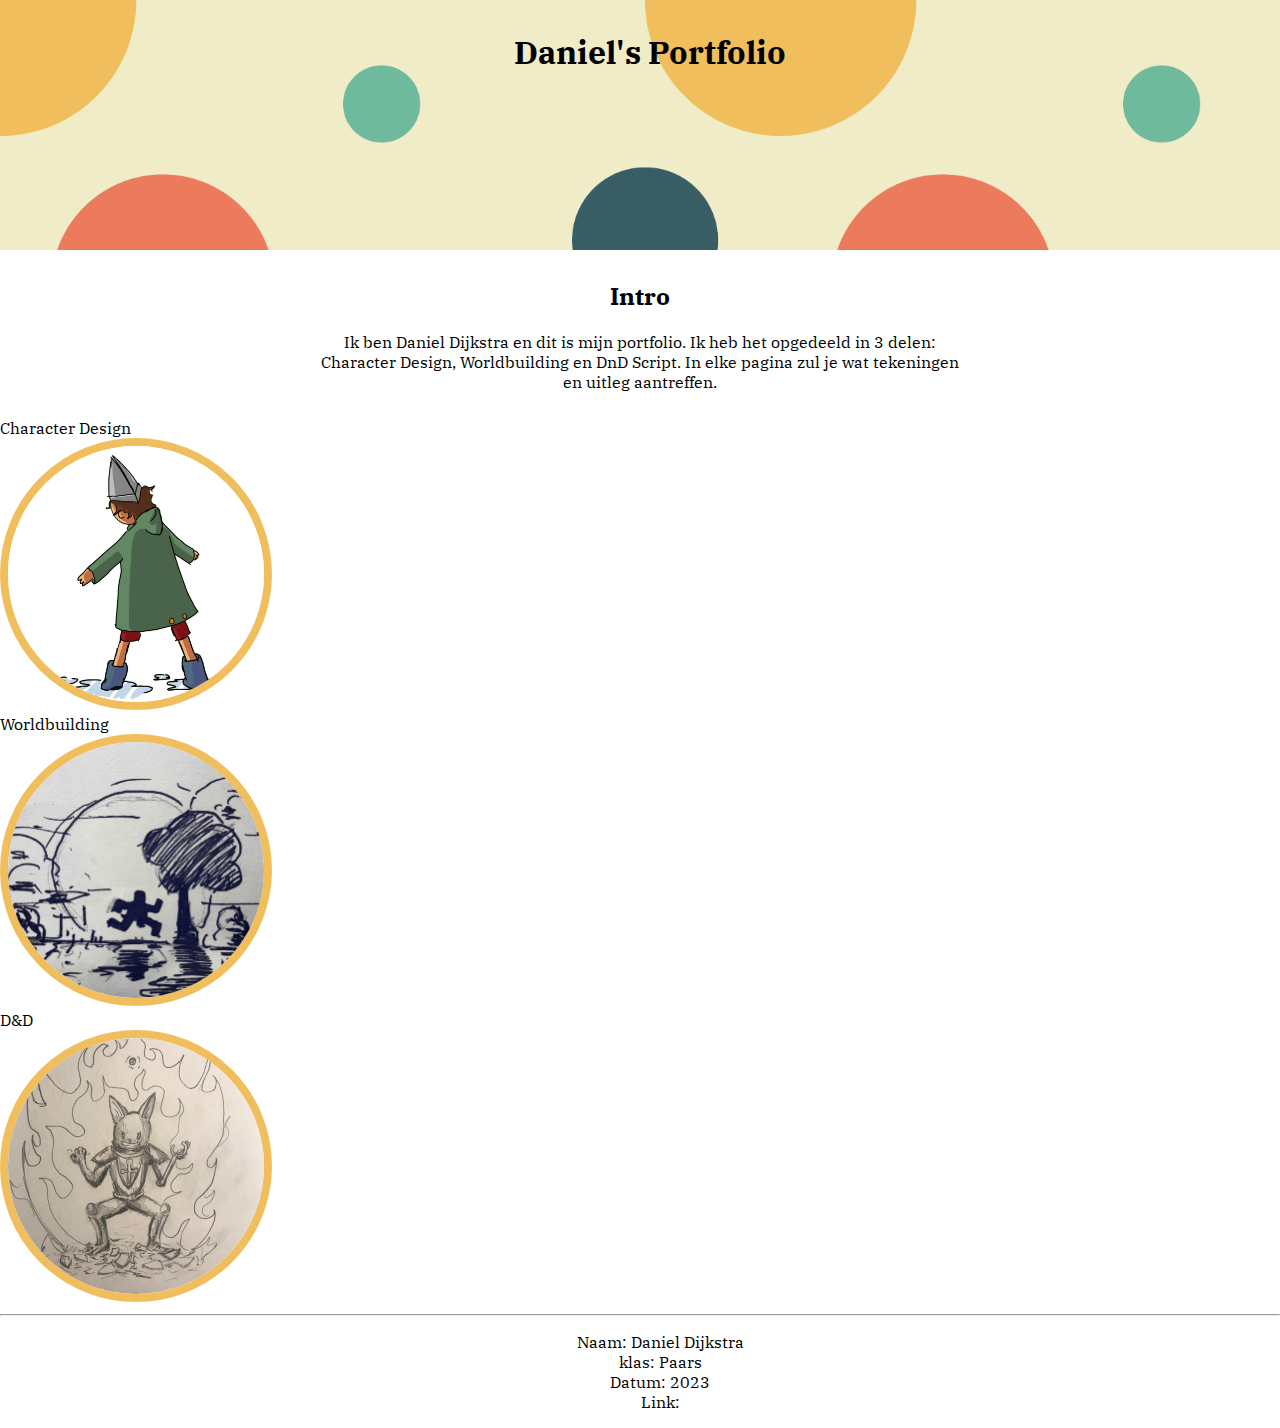
<file: index.html>
<!DOCTYPE html>
<html lang="en">
<head>
    <meta charset="UTF-8">
    <meta name="viewport" content="width=device-width, initial-scale=1.0">
    <title>Daniel Portfolio - Hoofdpagina</title>
    <link href="./styles/index.css" rel="stylesheet">
     <link rel="preconnect" href="https://fonts.googleapis.com">
     <link rel="preconnect" href="https://fonts.gstatic.com" crossorigin>
     <link href="https://fonts.googleapis.com/css2?family=IBM+Plex+Serif:ital,wght@0,200;0,400;0,600;1,200&display=swap" rel="stylesheet">
</head>
<body>
        <header>
            <div class="patroon">
                <h1>Daniel's Portfolio</h1>
            </div>
        </header>

        <main>
            <article class="introtekst">
                <h2>Intro</h2>
                <p>Ik ben Daniel Dijkstra en dit is mijn portfolio. Ik heb het opgedeeld in 3 delen: Character Design, Worldbuilding en DnD Script. In elke pagina zul je wat tekeningen en uitleg aantreffen.</p>
            </article>

                <section class="btn30pct">
                    <div class="btbg">
                        <div class="bttxt">Character Design</div>
                        <a href="character.html"><img src="./img/HKUopdracht4b.jpg" alt="Dit is de link die naar mijn character design tekeningen leid."></a>
                    </div>
                </section>

                <section class="btn30pct">
                    <div class="btbg">
                        <div class="bttxt">Worldbuilding</div>
                        <a href="world.html"><img src="./img/000EA6A6-1386-4C9F-859A-686B8D8A239B.jpeg" alt="Dit is de link die naar mijn worldbuilding leid."></a>
                    </div>
                </section>

                <section class="btn30pct">
                    <div class="btbg">
                        <div class="bttxt">D&D</div>
                        <a href="dnd.html"><img src="./img/IMG_5397.jpeg" alt="Dit is de link die naar mijn Dungeons and Dragons script gaat."></a>
                    </div>
                </section>
                
        </main>

    <footer>
        <div class="footertekst">
            <hr>
            <ul>
                <li>Naam: Daniel Dijkstra</li>
                <li>klas: Paars</li>
                <li>Datum: 2023</li>
                <li>Link: </li>
            </ul>
        </div>
    </footer>
</body>
</html>
</file>
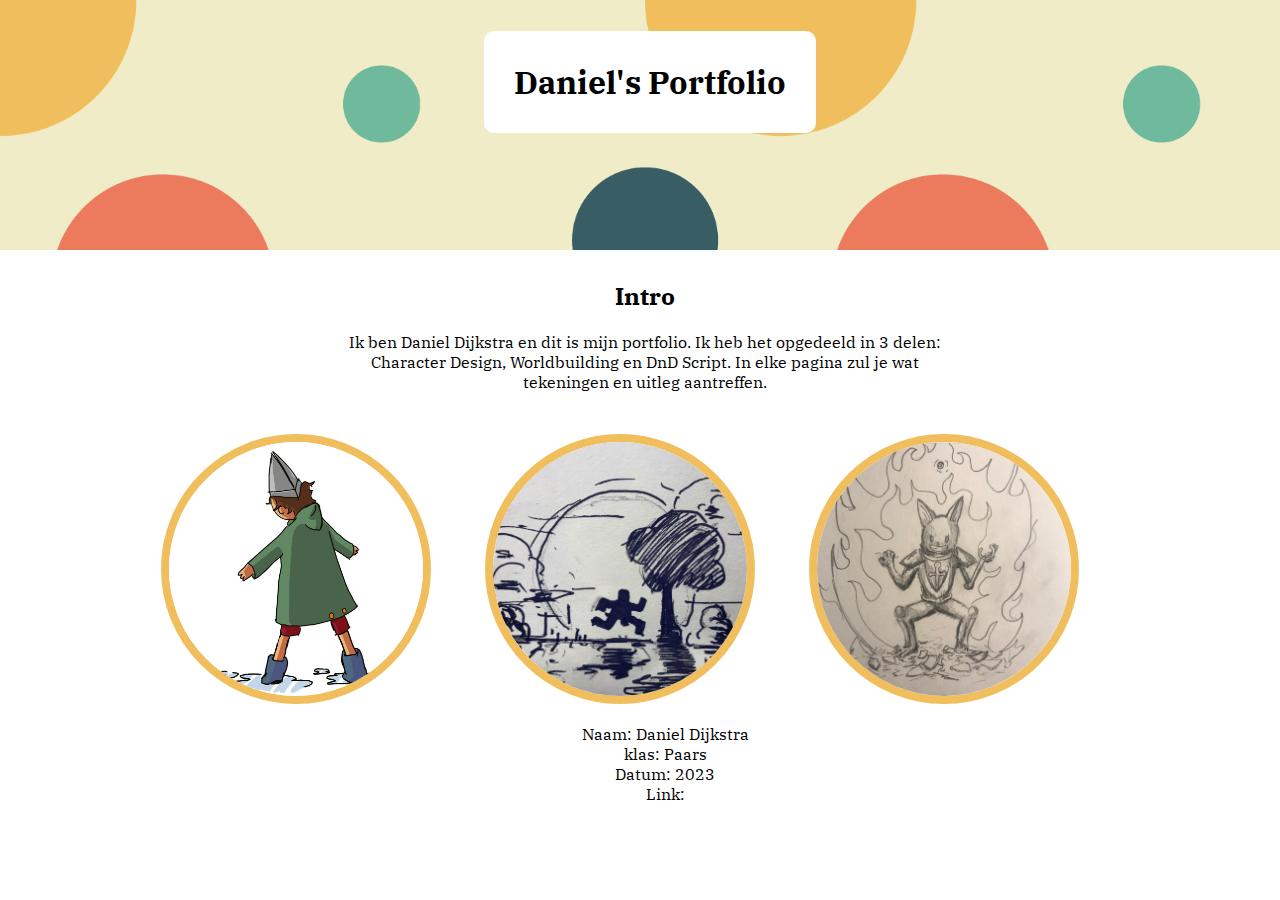
<file: portfolio_website/index.html>
<!DOCTYPE html>
<html lang="en">
<head>
    <meta charset="UTF-8">
    <meta name="viewport" content="width=device-width, initial-scale=1.0">
    <title>Daniel Portfolio - Hoofdpagina</title>
    <link href="./styles/index.css" rel="stylesheet">
     <link rel="preconnect" href="https://fonts.googleapis.com">
     <link rel="preconnect" href="https://fonts.gstatic.com" crossorigin>
     <link href="https://fonts.googleapis.com/css2?family=IBM+Plex+Serif:ital,wght@0,200;0,400;0,600;1,200&display=swap" rel="stylesheet">
</head>
<body>
        <header>
            <div class="patroon">
                <h1 class="naam">Daniel's Portfolio</h1>
            </div>
        </header>
    <div class="hoofdtekst">
        <main>
            <div class="introtekst">
                <h2>Intro</h2>
                <p>Ik ben Daniel Dijkstra en dit is mijn portfolio. Ik heb het opgedeeld in 3 delen: Character Design, Worldbuilding en DnD Script. In elke pagina zul je wat tekeningen en uitleg aantreffen.</p>
            </div>
            <p class="centreren">
                <a class="zweven" href="character.html"><img src="./img/HKUopdracht4b.jpg" alt="Dit is de link die naar mijn character design tekeningen leid."></a>
                <a href="world.html"><img src="./img/000EA6A6-1386-4C9F-859A-686B8D8A239B.jpeg" alt="Dit is de link die naar mijn worldbuilding leid."></a>
                <a href="dnd.html"><img src="./img/IMG_5397.jpeg" alt="Dit is de link die naar mijn Dungeons and Dragons script gaat."></a>
            </p>
        </main>
        <footer>
            <div class="footertekst">
                <ul>
                    <li>Naam: Daniel Dijkstra</li>
                    <li>klas: Paars</li>
                    <li>Datum: 2023</li>
                    <li>Link: </li>
                </ul>
                </div>
        </footer>
    </div>
</body>
</html>
</file>
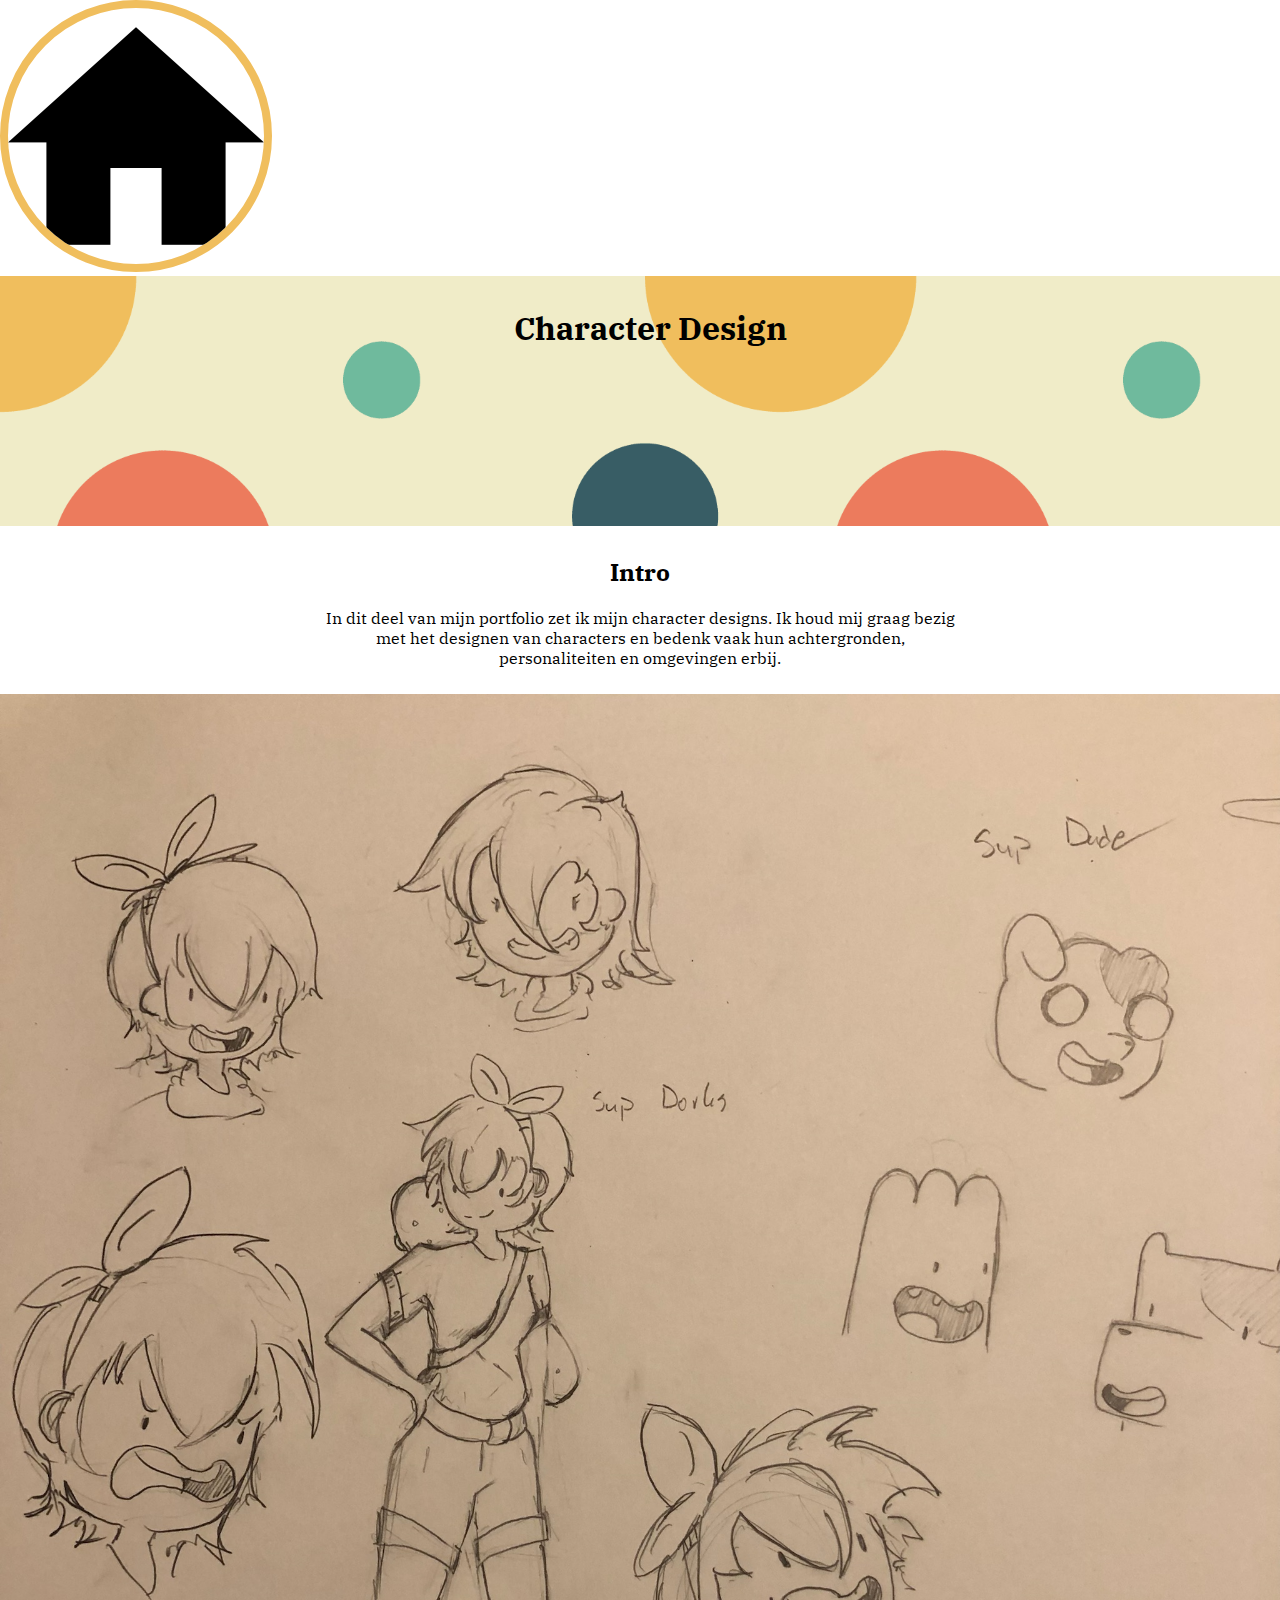
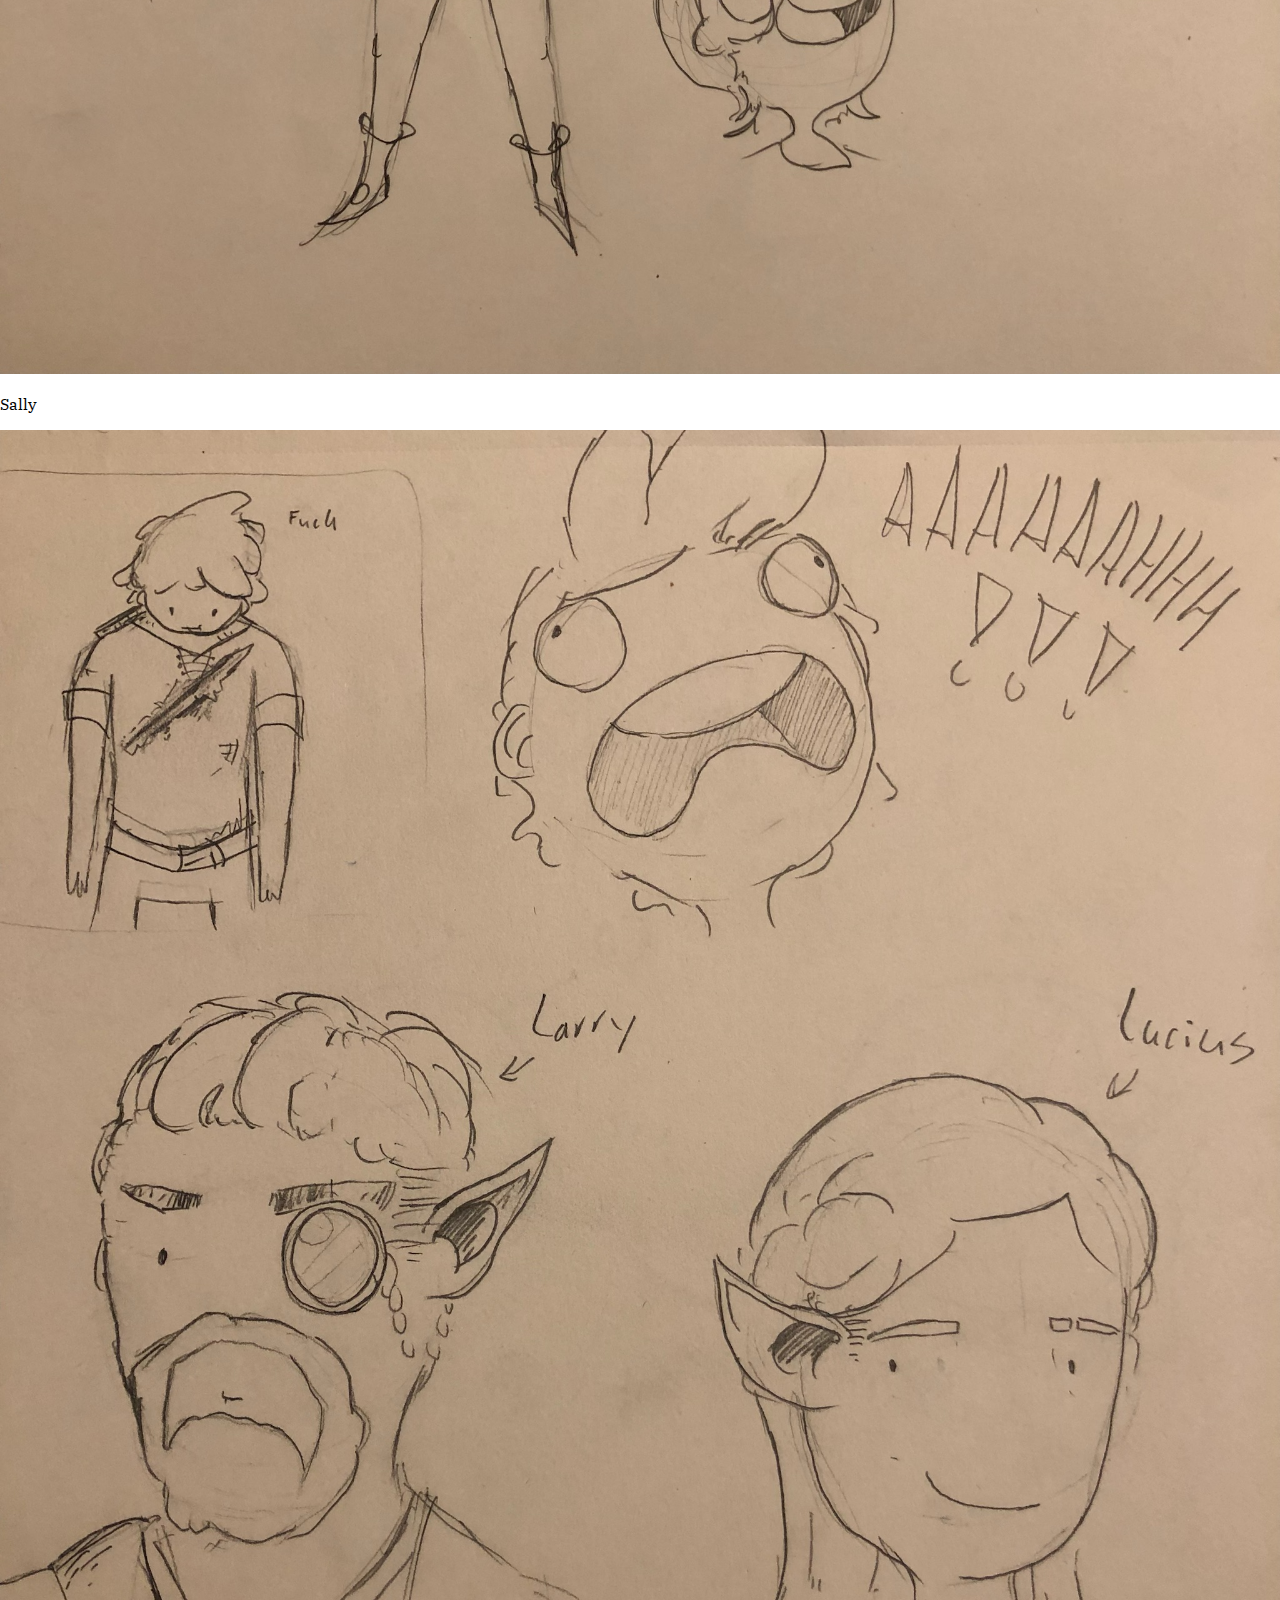
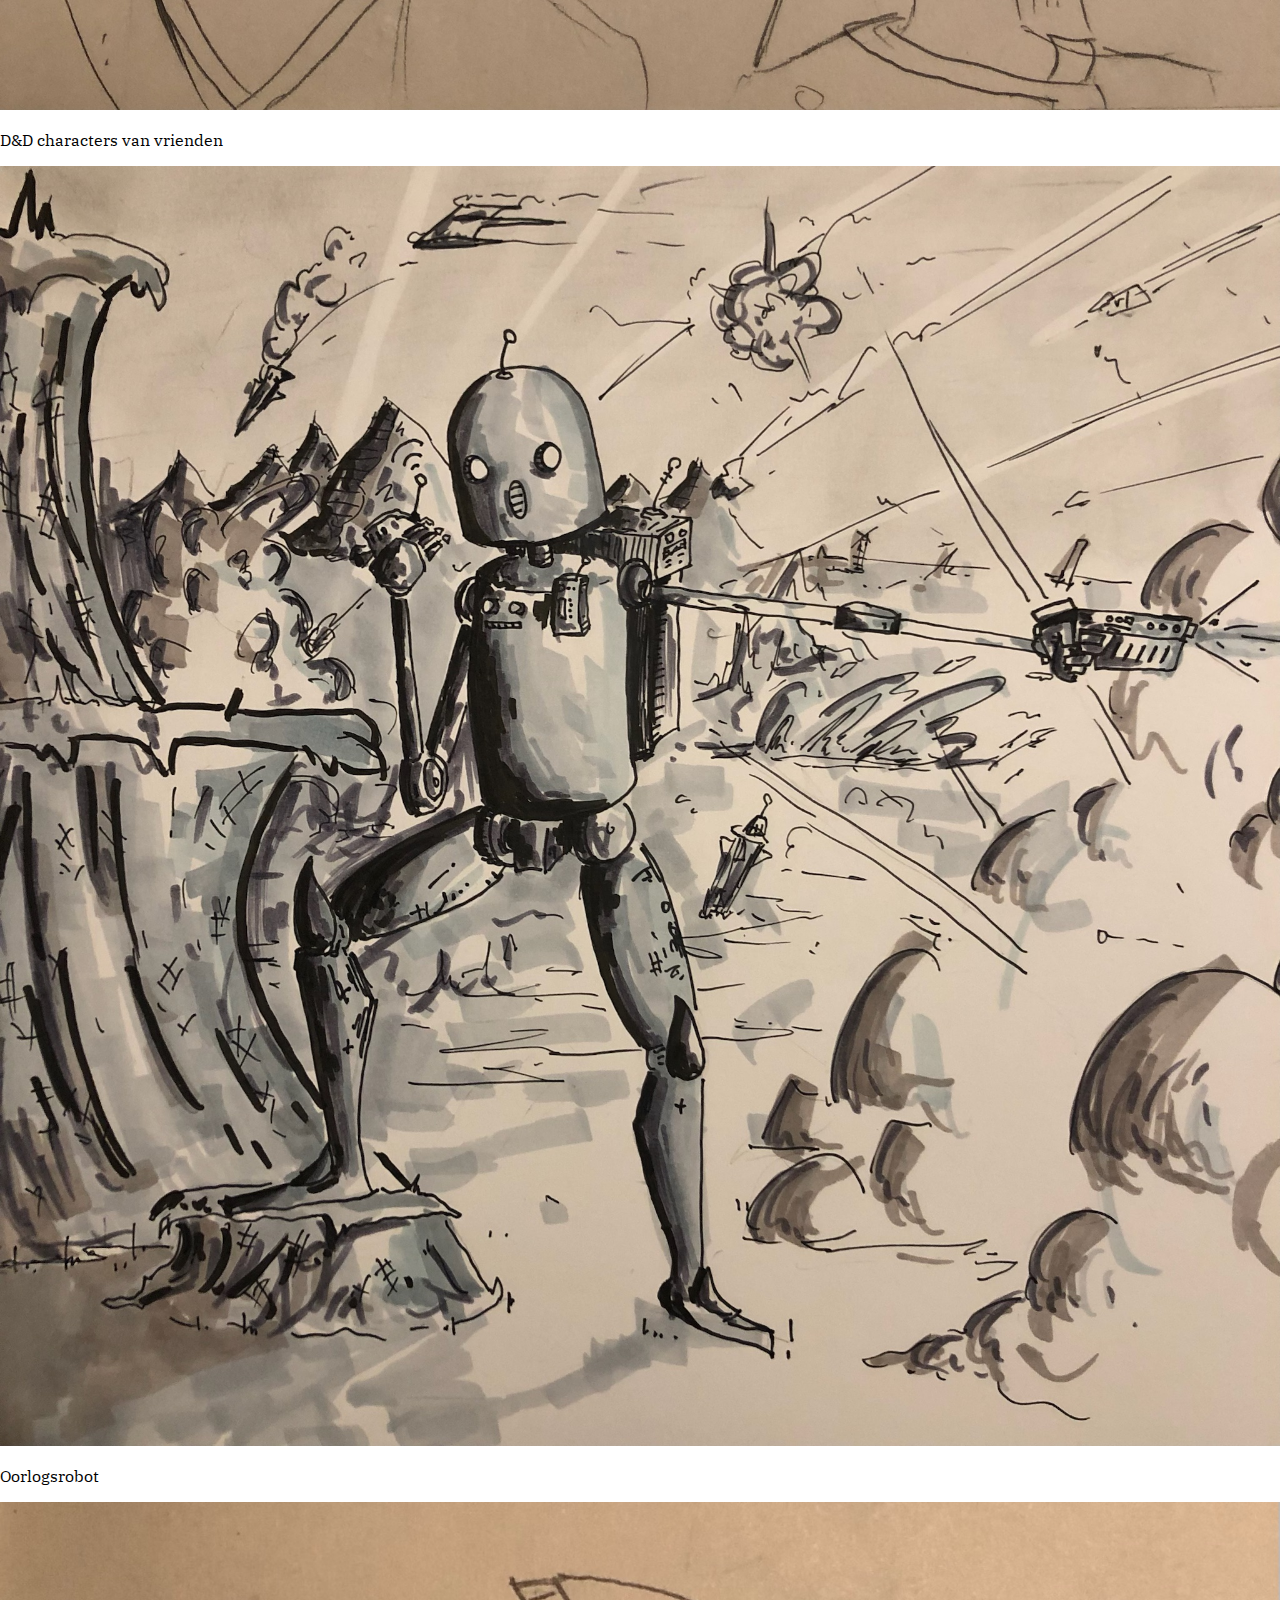
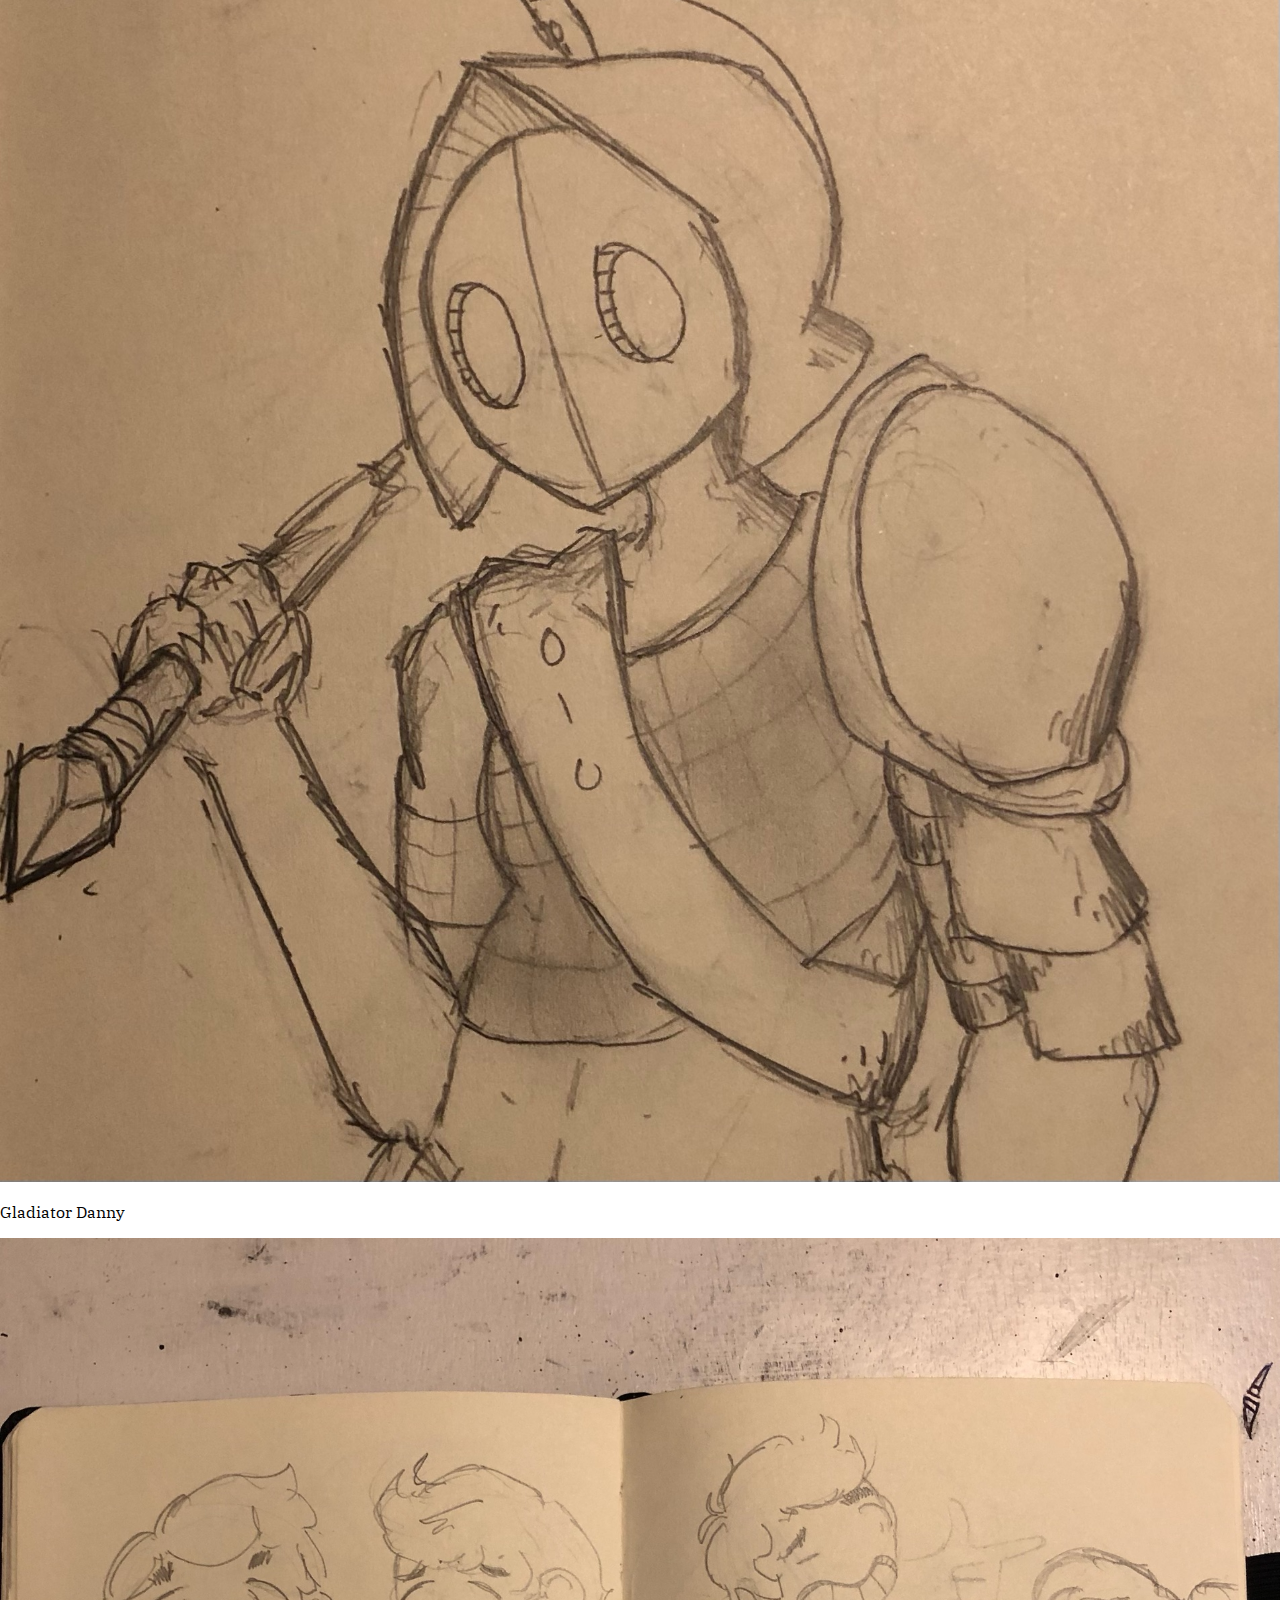
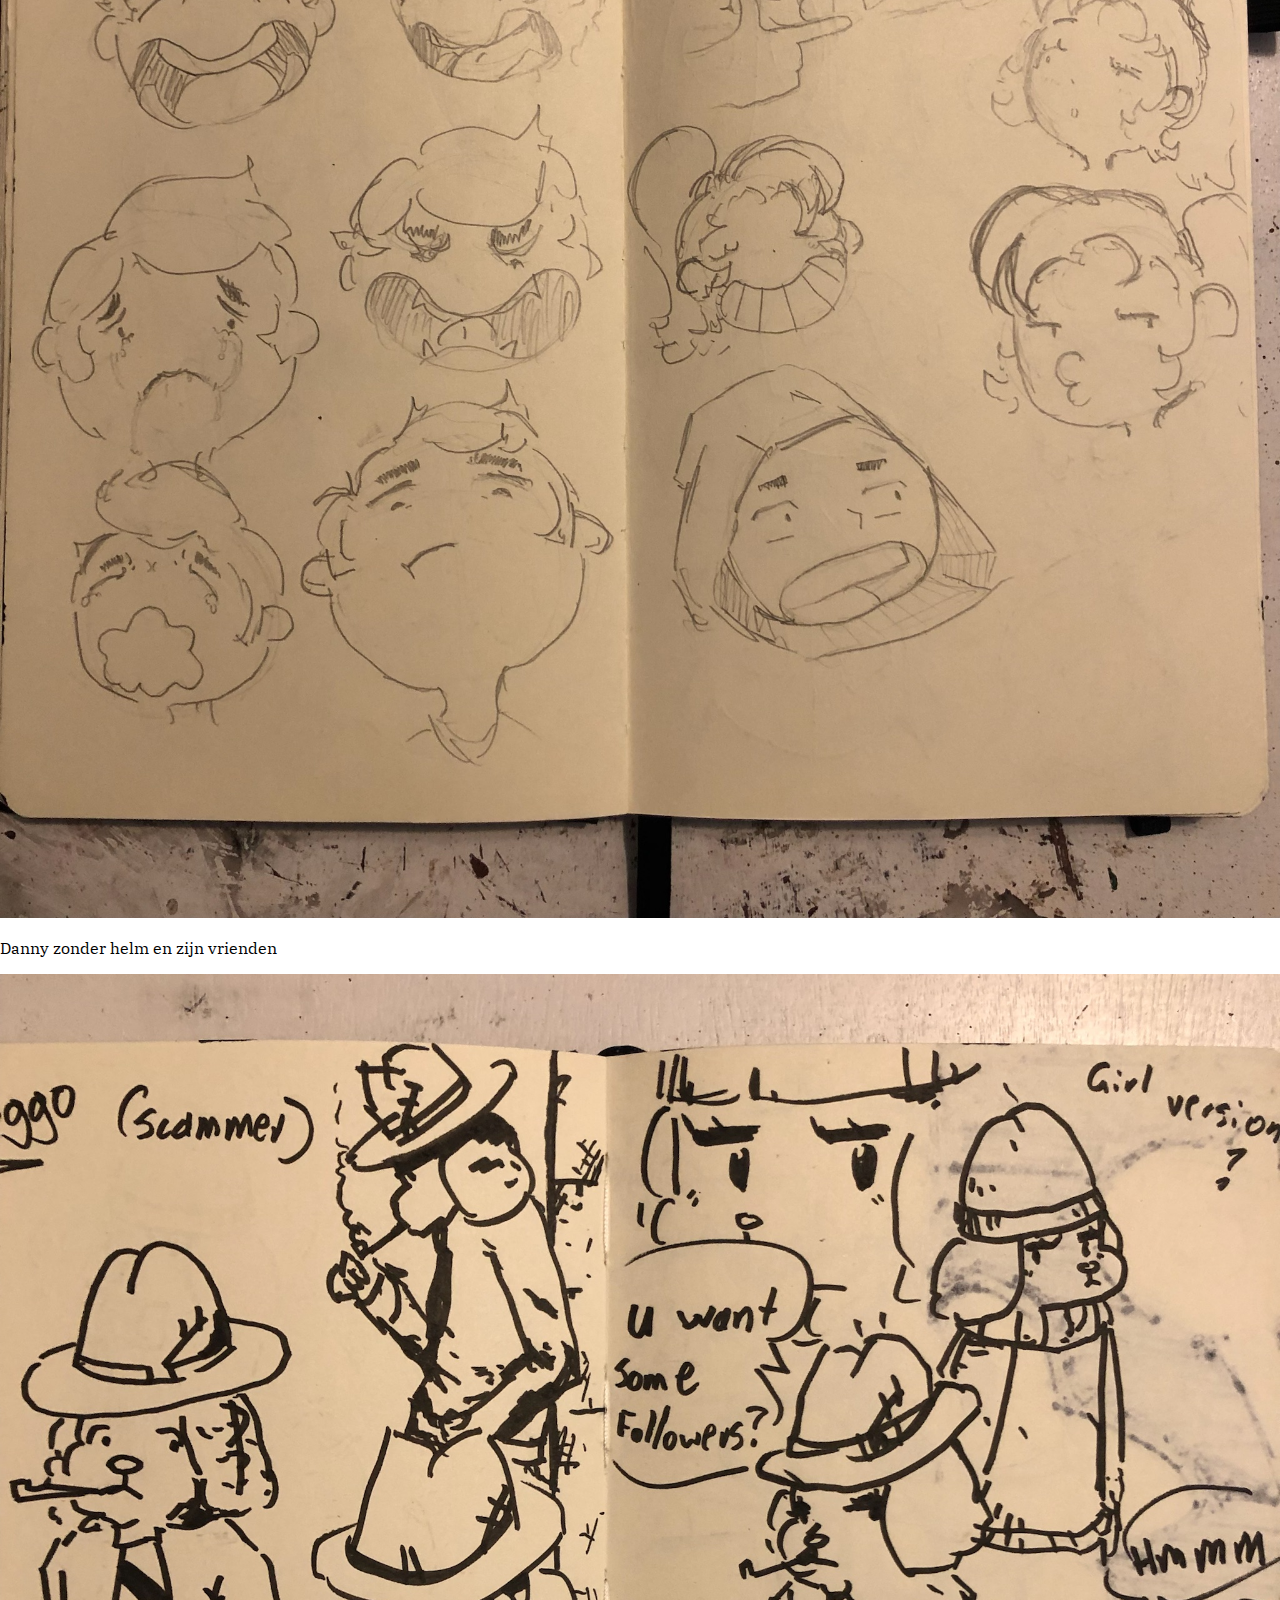
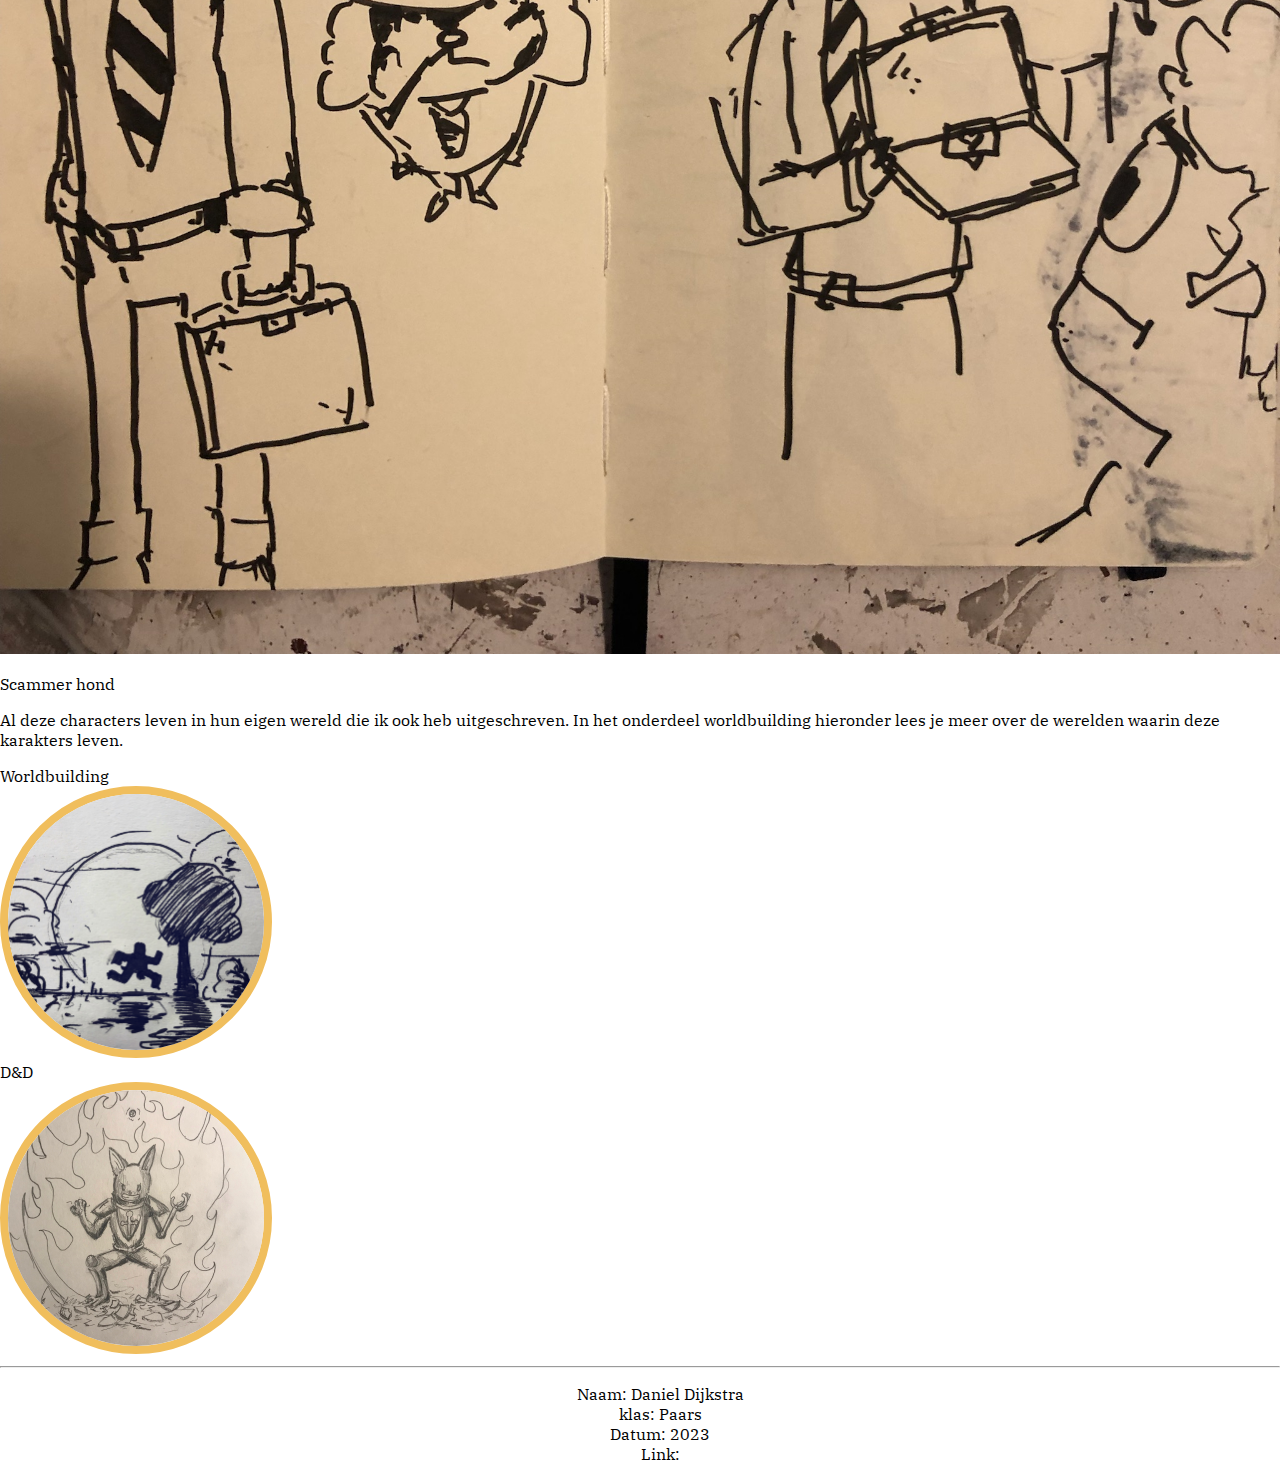
<file: character.html>
<!DOCTYPE html>
<html lang="en">
<head>
    <meta charset="UTF-8">
    <meta name="viewport" content="width=device-width, initial-scale=1.0">
    <title>Daniel Portfolio - Character Design</title>
    <link href="./styles/index.css" rel="stylesheet">
    <link rel="preconnect" href="https://fonts.googleapis.com">
    <link rel="preconnect" href="https://fonts.gstatic.com" crossorigin>
    <link href="https://fonts.googleapis.com/css2?family=IBM+Plex+Serif:ital,wght@0,200;0,400;0,600;1,200&display=swap" rel="stylesheet">
</head>
<body>
    <header>
      <div class="homeknop">
        <a href="index.html"><img src="./img/homebutton.png" alt=""></a>
      </div>
      <div class="patroon">
        <h1>Character Design</h1>
      </div>
    </header> 

        <main>
            <article class="introtekst">
                <h2>Intro</h2>
                <p>In dit deel van mijn portfolio zet ik mijn character designs. Ik houd mij graag bezig met het designen van characters en bedenk vaak hun achtergronden, personaliteiten en omgevingen erbij.</p>
            
            </article>
                <section class="imagecard">
                   <img  width="100%" src="./portfotos/kar1.jpeg">
                   <p>Sally</p>
                </section>

                <section class="imagecard">
                    <img width="100%" src="./portfotos/kar2.jpeg">
                    <p>D&D characters van vrienden</p>
                </section>

                 <section class="imagecard">
                    <img  width="100%" src="./portfotos/kar3.jpeg">
                    <p>Oorlogsrobot</p>
                 </section>
 
                 <section class="imagecard">
                     <img width="100%" src="./portfotos/kar4.jpeg">
                     <p>Gladiator Danny</p>
                 </section>

                  <section class="imagecard">
                    <img  width="100%" src="./portfotos/kar5.jpeg">
                    <p>Danny zonder helm en zijn vrienden</p>
                  </section>
 
                 <section class="imagecard">
                     <img width="100%" src="./portfotos/kar7.jpeg">
                     <p>Scammer hond</p>
                 </section>
                        <article class="summary">
                            <p>Al deze characters leven in hun eigen wereld die ik ook heb uitgeschreven. In het onderdeel worldbuilding hieronder lees je meer over de werelden waarin deze karakters leven.</p>
                        </article>

                <section class="btn30pct">
                    <div class="btbg">
                        <div class="bttxt">Worldbuilding</div>
                        <a href="world.html"><img src="./img/000EA6A6-1386-4C9F-859A-686B8D8A239B.jpeg" alt="Dit is de link die naar mijn worldbuilding leid."></a>
                    </div>
                </section>

                <section class="btn30pct">
                    <div class="btbg">
                        <div class="bttxt">D&D</div>
                        <a href="dnd.html"><img src="./img/IMG_5397.jpeg" alt="Dit is de link die naar mijn Dungeons and Dragons script gaat."></a>
                    </div>
                </section>

        </main>

    <footer>
        <div class="footertekst">
            <hr>
            <ul>
                <li>Naam: Daniel Dijkstra</li>
                <li>klas: Paars</li>
                <li>Datum: 2023</li>
                <li>Link: </li>
            </ul>
        </div>
    </footer>
</body>
</html>
</file>
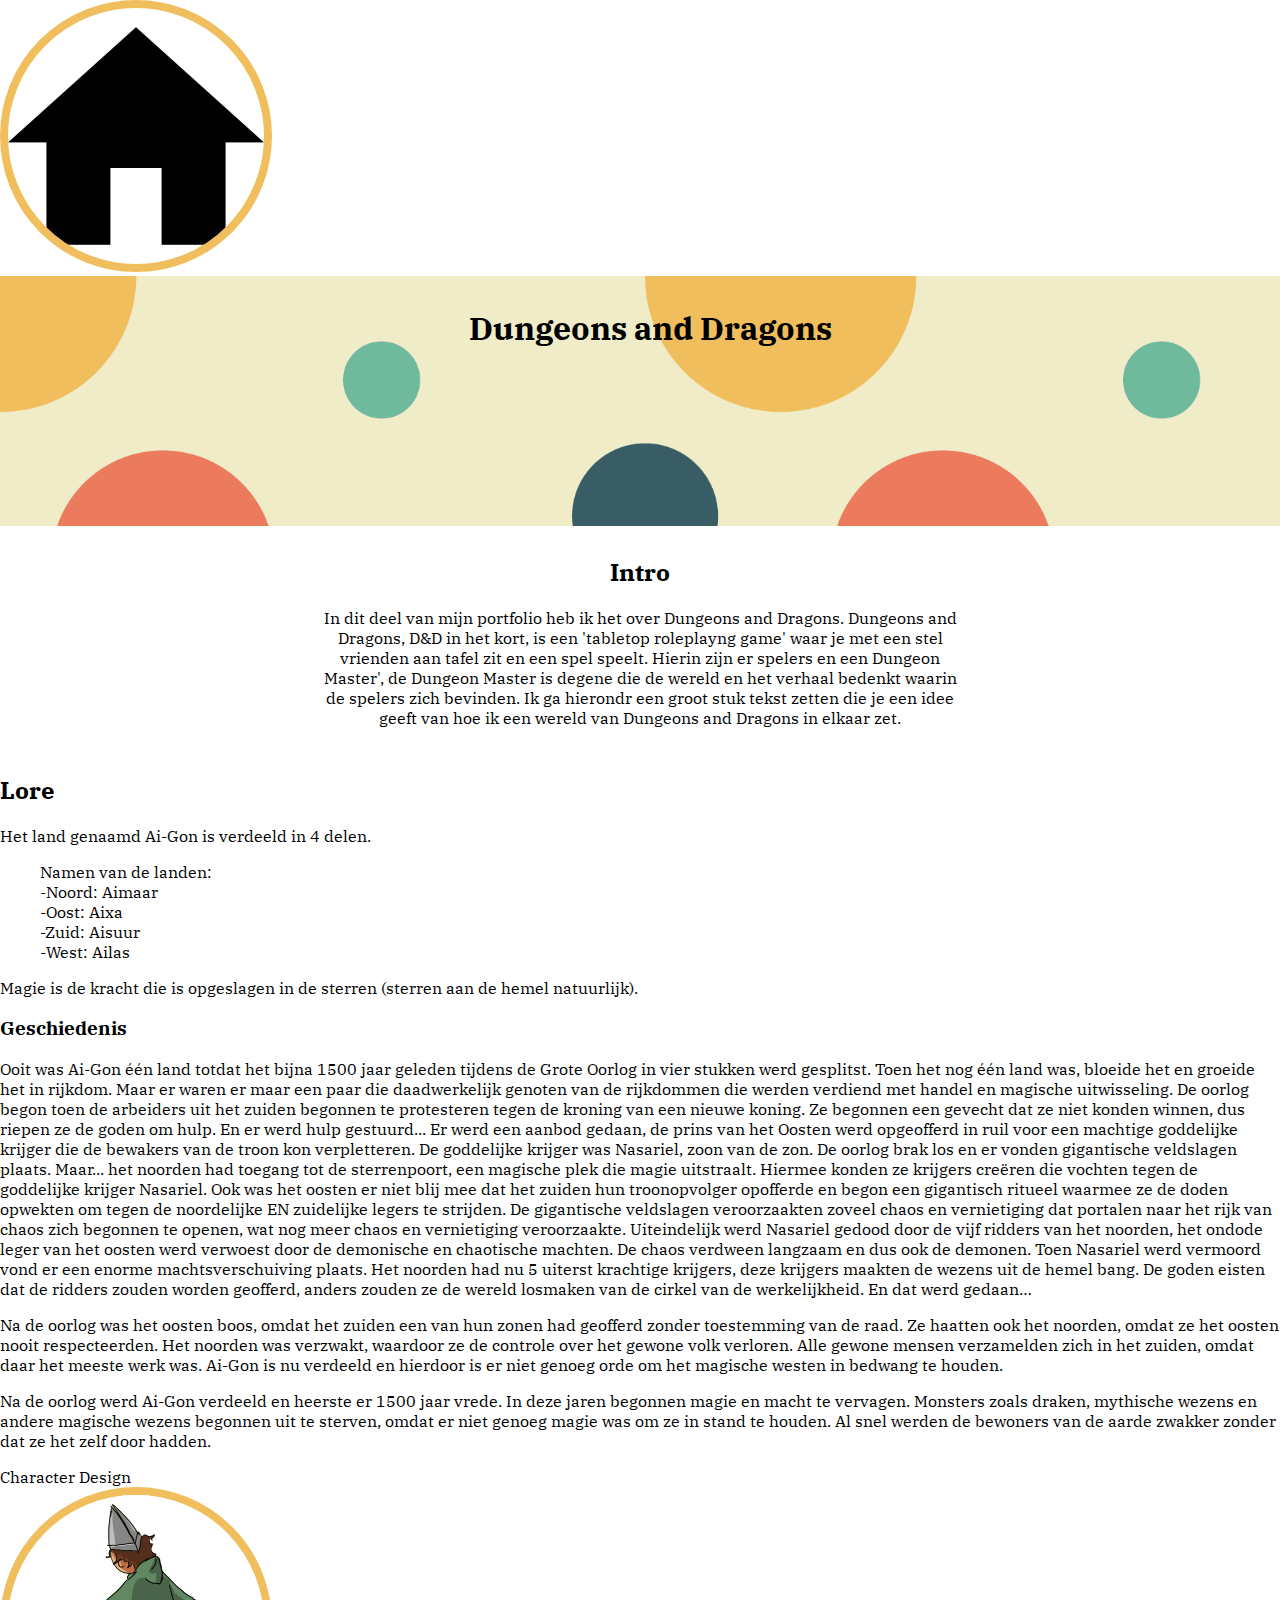
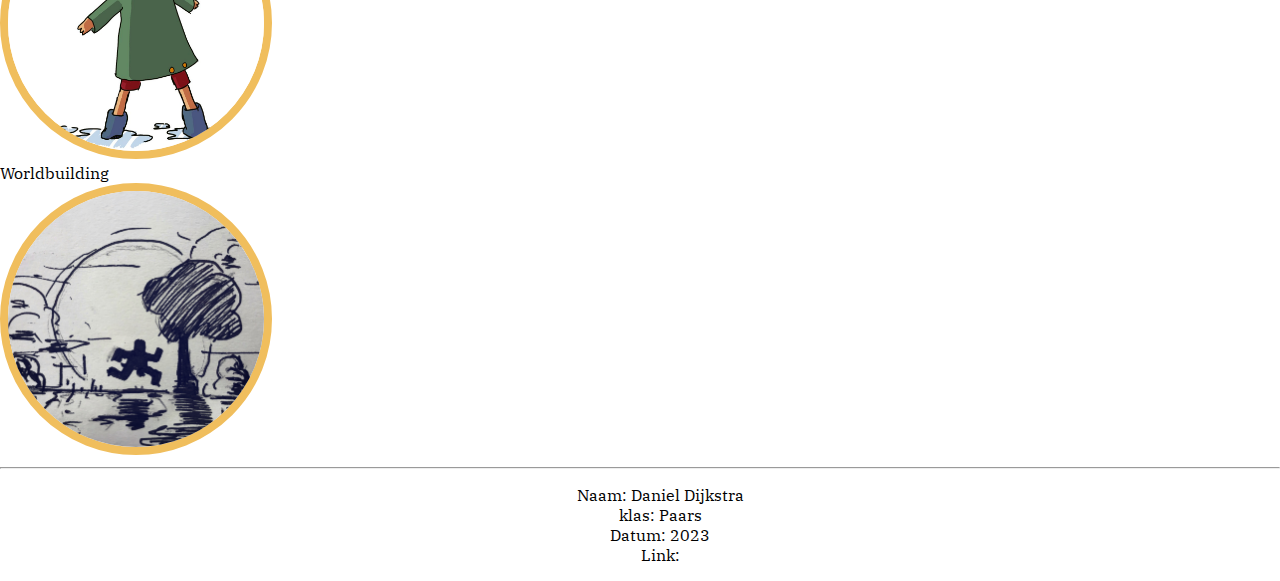
<file: dnd.html>
<!DOCTYPE html>
<html lang="en">
<head>
    <meta charset="UTF-8">
    <meta name="viewport" content="width=device-width, initial-scale=1.0">
    <title>Daniel Portfolio - DnD Script</title>
    <link href="./styles/index.css" rel="stylesheet">
    <link rel="preconnect" href="https://fonts.googleapis.com">
    <link rel="preconnect" href="https://fonts.gstatic.com" crossorigin>
    <link href="https://fonts.googleapis.com/css2?family=IBM+Plex+Serif:ital,wght@0,200;0,400;0,600;1,200&display=swap" rel="stylesheet">
</head>
<body>
    <header>
      <div class="homeknop">
        <a href="index.html"><img src="./img/homebutton.png" alt=""></a>
      </div>
      <div class="patroon">
        <h1>Dungeons and Dragons</h1>
    </div>
    </header>

        <main>
            <article class="introtekst">
                <h2>Intro</h2>
                <p>In dit deel van mijn portfolio heb ik het over Dungeons and Dragons. Dungeons and Dragons, D&D in het kort, is een 'tabletop roleplayng game' waar je met een stel vrienden aan tafel zit en een spel speelt. Hierin zijn er spelers en een Dungeon Master', de Dungeon Master is degene die de wereld en het verhaal bedenkt waarin de spelers zich bevinden. Ik ga hierondr een groot stuk tekst zetten die je een idee geeft van hoe ik een wereld van Dungeons and Dragons in elkaar zet.</p>
            </article>

            <article class="dndtekst">
                <h2>Lore</h2>
                <p>Het land genaamd Ai-Gon is verdeeld in 4 delen.</p>
                   <ul> Namen van de landen:
                        <li>-Noord: Aimaar</li>
                        <li>-Oost: Aixa</li>
                        <li>-Zuid: Aisuur</li>
                        <li>-West: Ailas</li>
                   </ul>
                <p>Magie is de kracht die is opgeslagen in de sterren (sterren aan de hemel natuurlijk).</p>
                <h3>Geschiedenis</h3>
                    <p>Ooit was Ai-Gon één land totdat het bijna 1500 jaar geleden tijdens de Grote Oorlog in vier stukken werd gesplitst. Toen het nog één land was, bloeide het en groeide het in rijkdom. Maar er waren er maar een paar die daadwerkelijk genoten van de rijkdommen die werden verdiend met handel en magische uitwisseling. De oorlog begon toen de arbeiders uit het zuiden begonnen te protesteren tegen de kroning van een nieuwe koning. Ze begonnen een gevecht dat ze niet konden winnen, dus riepen ze de goden om hulp. En er werd hulp gestuurd... Er werd een aanbod gedaan, de prins van het Oosten werd opgeofferd in ruil voor een machtige goddelijke krijger die de bewakers van de troon kon verpletteren. De goddelijke krijger was Nasariel, zoon van de zon. De oorlog brak los en er vonden gigantische veldslagen plaats. Maar... het noorden had toegang tot de sterrenpoort, een magische plek die magie uitstraalt. Hiermee konden ze krijgers creëren die vochten tegen de goddelijke krijger Nasariel. Ook was het oosten er niet blij mee dat het zuiden hun troonopvolger opofferde en begon een gigantisch ritueel waarmee ze de doden opwekten om tegen de noordelijke EN zuidelijke legers te strijden. De gigantische veldslagen veroorzaakten zoveel chaos en vernietiging dat portalen naar het rijk van chaos zich begonnen te openen, wat nog meer chaos en vernietiging veroorzaakte. Uiteindelijk werd Nasariel gedood door de vijf ridders van het noorden, het ondode leger van het oosten werd verwoest door de demonische en chaotische machten. De chaos verdween langzaam en dus ook de demonen. Toen Nasariel werd vermoord vond er een enorme machtsverschuiving plaats. Het noorden had nu 5 uiterst krachtige krijgers, deze krijgers maakten de wezens uit de hemel bang. De goden eisten dat de ridders zouden worden geofferd, anders zouden ze de wereld losmaken van de cirkel van de werkelijkheid. En dat werd gedaan…</p>
                    <p>Na de oorlog was het oosten boos, omdat het zuiden een van hun zonen had geofferd zonder toestemming van de raad. Ze haatten ook het noorden, omdat ze het oosten nooit respecteerden. Het noorden was verzwakt, waardoor ze de controle over het gewone volk verloren. Alle gewone mensen verzamelden zich in het zuiden, omdat daar het meeste werk was. Ai-Gon is nu verdeeld en hierdoor is er niet genoeg orde om het magische westen in bedwang te houden.</p>
                    <p>Na de oorlog werd Ai-Gon verdeeld en heerste er 1500 jaar vrede. In deze jaren begonnen magie en macht te vervagen. Monsters zoals draken, mythische wezens en andere magische wezens begonnen uit te sterven, omdat er niet genoeg magie was om ze in stand te houden. Al snel werden de bewoners van de aarde zwakker zonder dat ze het zelf door hadden.</p>
            </article>

                <section class="btn30pct">
                    <div class="btbg">
                        <div class="bttxt">Character Design</div>
                        <a href="character.html"><img src="./img/HKUopdracht4b.jpg" alt="Dit is de link die naar mijn character design tekeningen leid."></a>
                    </div>
                </section>

                <section class="btn30pct">
                    <div class="btbg">
                        <div class="bttxt">Worldbuilding</div>
                        <a href="world.html"><img src="./img/000EA6A6-1386-4C9F-859A-686B8D8A239B.jpeg" alt="Dit is de link die naar mijn worldbuilding leid."></a>
                    </div>
                </section>

        </main>

    <footer>
        <div class="footertekst">
            <hr>
            <ul>
                <li>Naam: Daniel Dijkstra</li>
                <li>klas: Paars</li>
                <li>Datum: 2023</li>
                <li>Link: </li>
            </ul>
        </div>
    </footer>
</body>
</html>
</file>
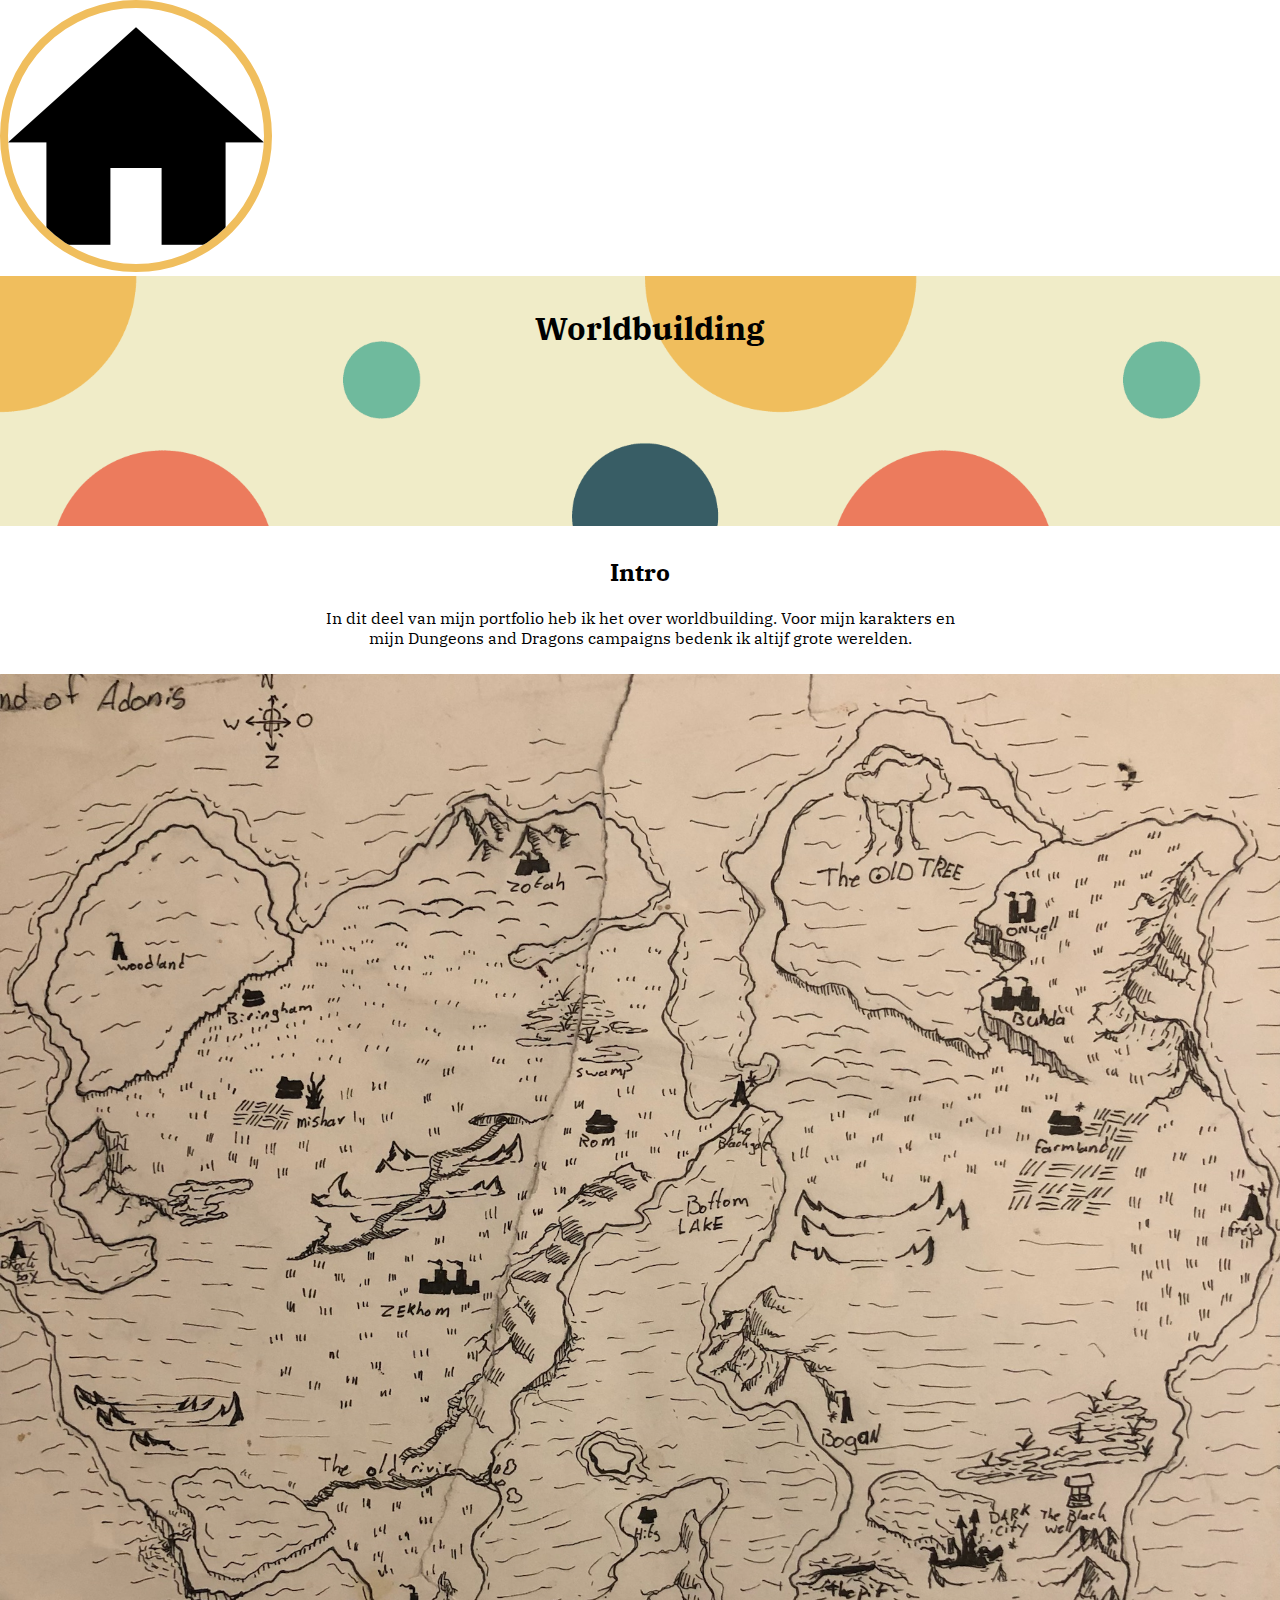
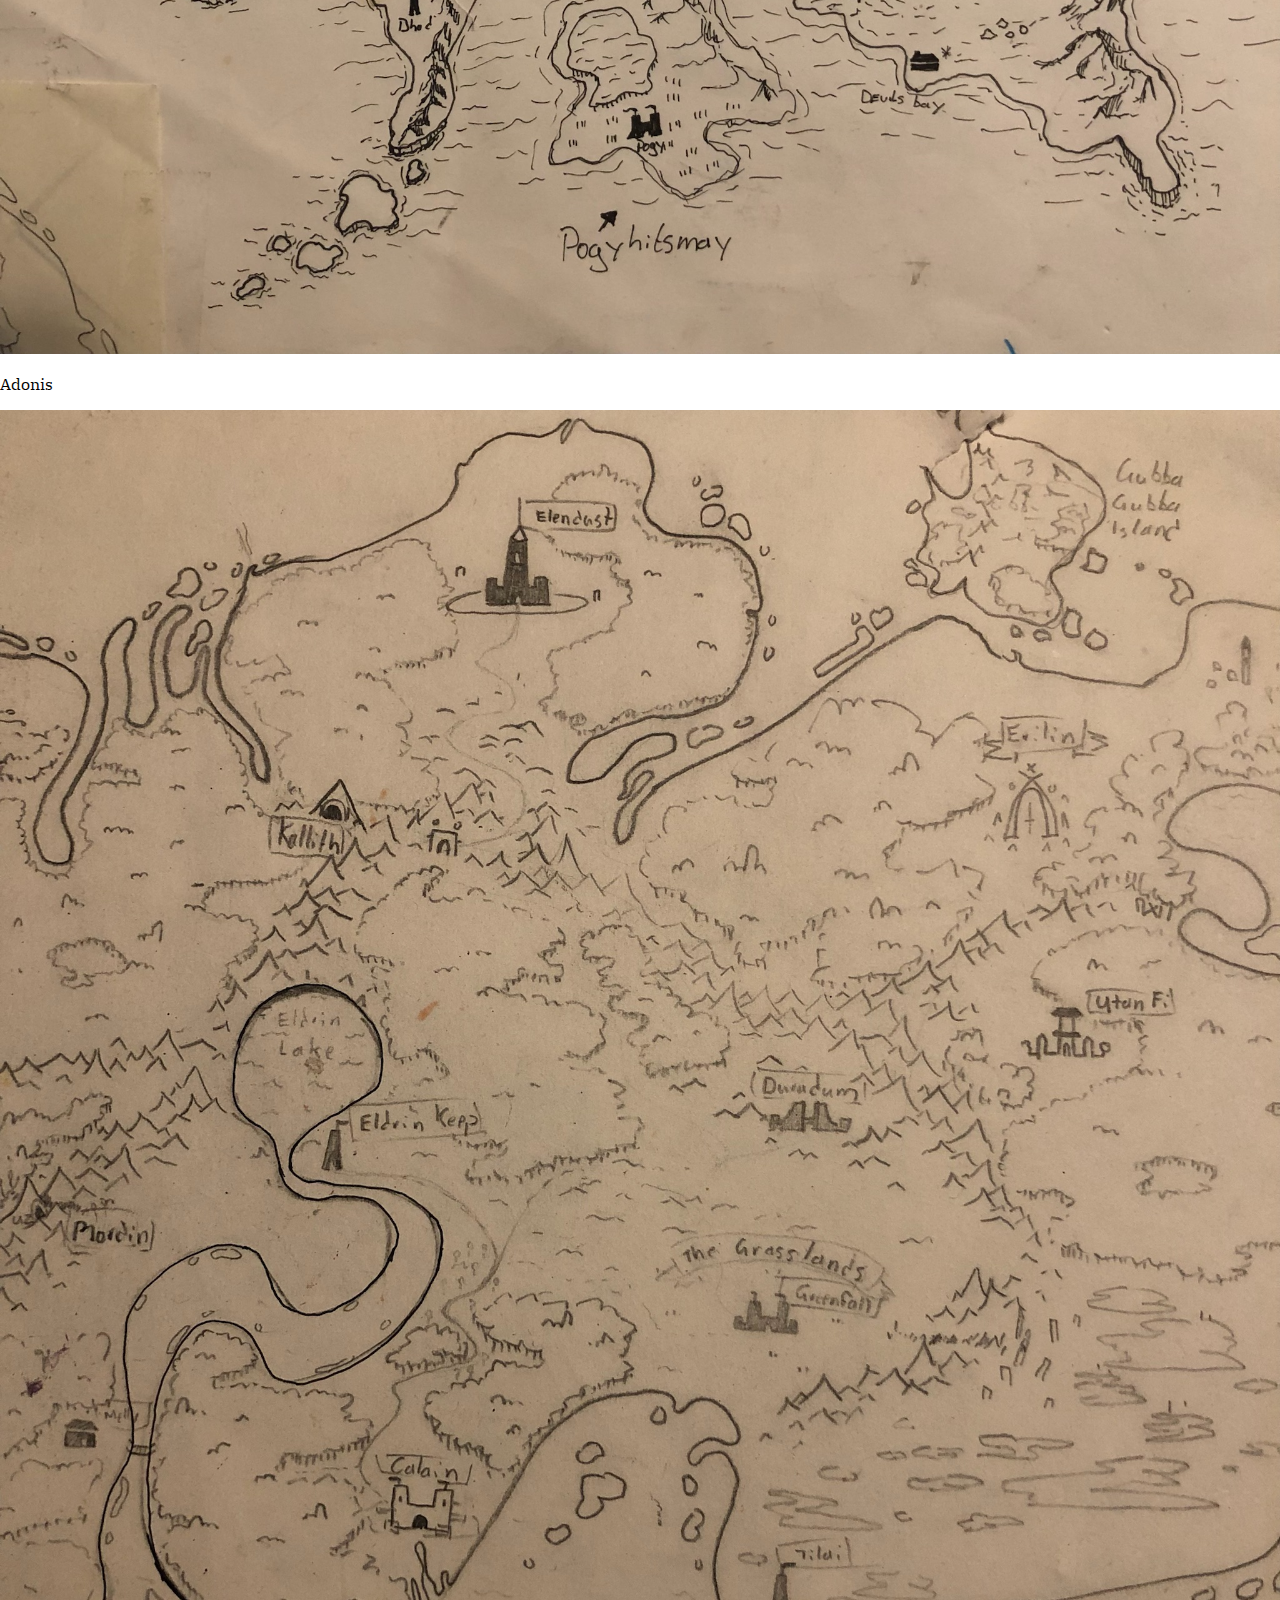
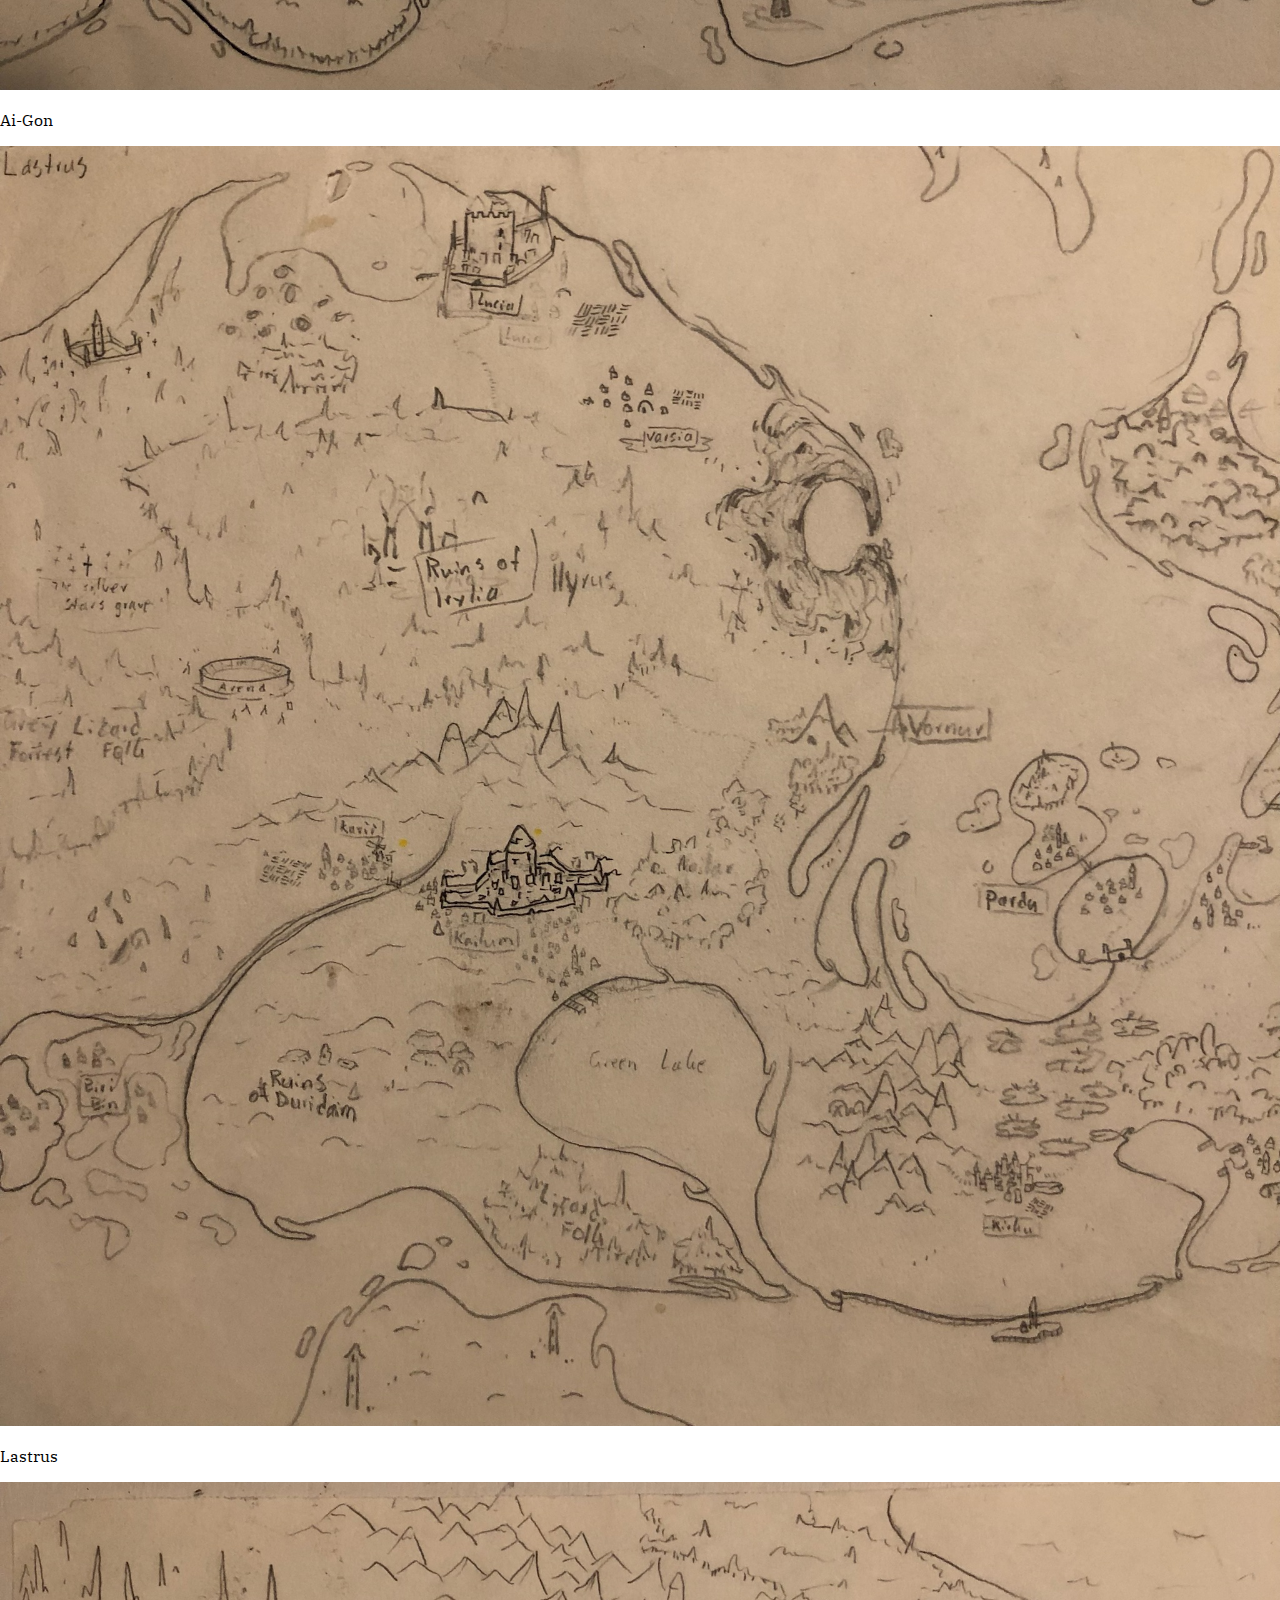
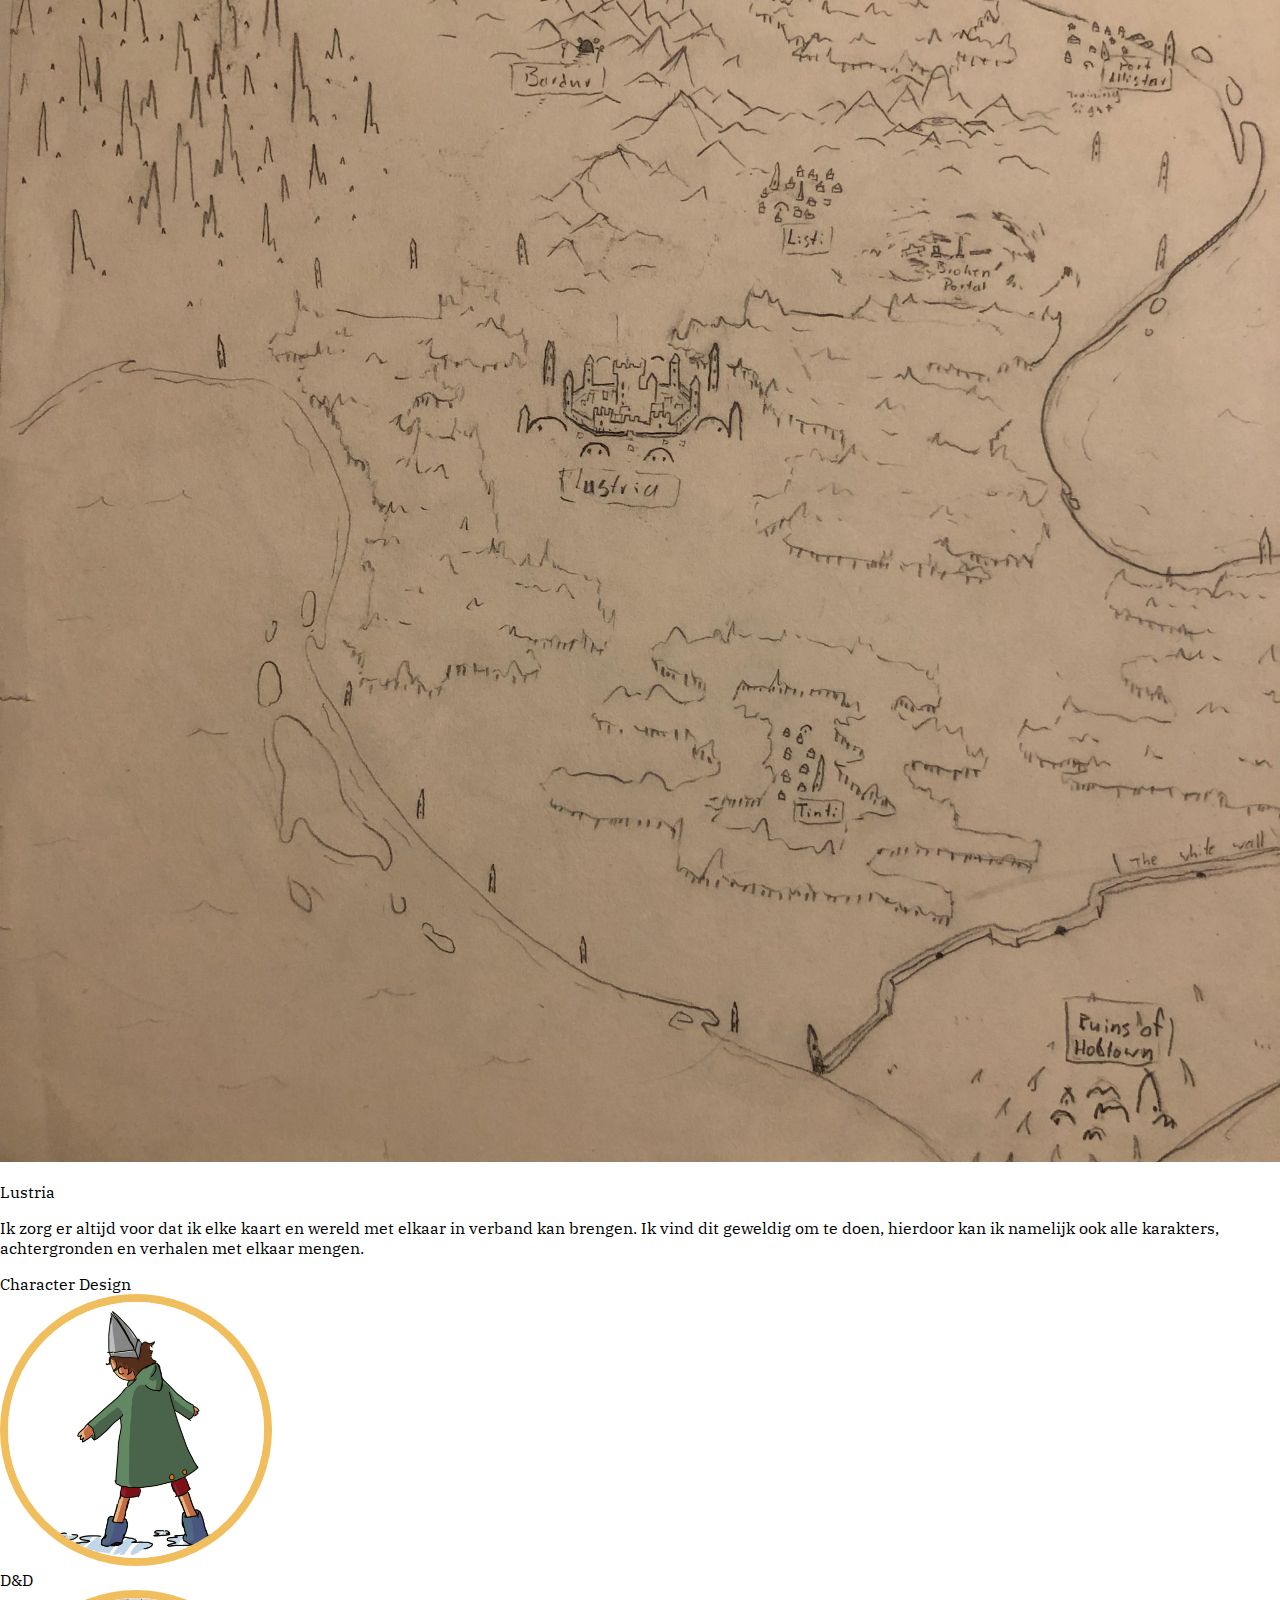
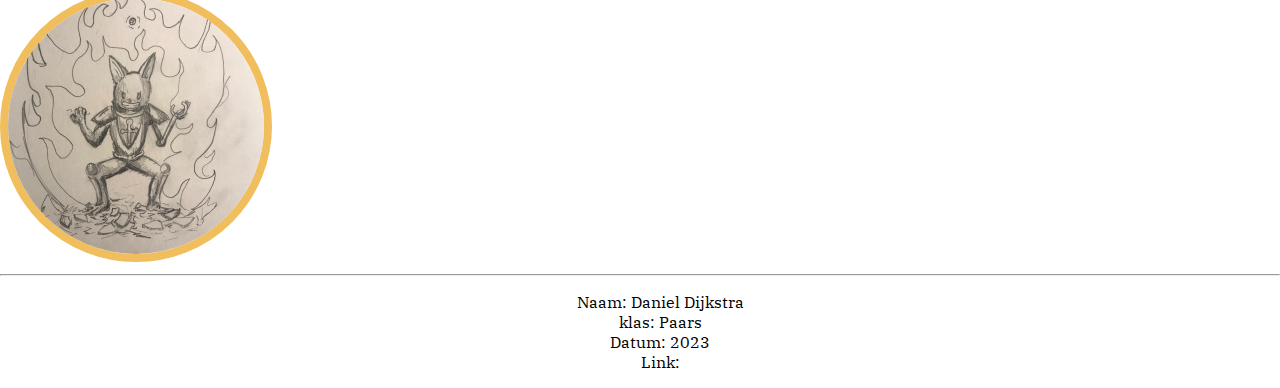
<file: world.html>
<!DOCTYPE html>
<html lang="en">
<head>
    <meta charset="UTF-8">
    <meta name="viewport" content="width=device-width, initial-scale=1.0">
    <title>Daniel Portfolio - Worldbuilding</title>
    <link href="./styles/index.css" rel="stylesheet">
    <link rel="preconnect" href="https://fonts.googleapis.com">
    <link rel="preconnect" href="https://fonts.gstatic.com" crossorigin>
    <link href="https://fonts.googleapis.com/css2?family=IBM+Plex+Serif:ital,wght@0,200;0,400;0,600;1,200&display=swap" rel="stylesheet">
</head>
<body>
    <header>
      <div class="homeknop">
        <a href="index.html"><img src="./img/homebutton.png" alt=""></a>
      </div>
      <div class="patroon">
        <h1>Worldbuilding</h1>
    </div>
    </header>

        <main>
            <section class="introtekst">
                <h2>Intro</h2>
                <p>In dit deel van mijn portfolio heb ik het over worldbuilding. Voor mijn karakters en mijn Dungeons and Dragons campaigns bedenk ik altijf grote werelden.</p>
            </section>

        <section class="imagecard">
           <img  width="100%" src="./portfotos/map1.jpeg">
           <p>Adonis</p>
        </section>

        <section class="imagecard">
            <img width="100%" src="./portfotos/map2.jpeg">
            <p>Ai-Gon</p>
        </section>

         <section class="imagecard">
            <img  width="100%" src="./portfotos/map3.jpeg">
            <p>Lastrus</p>
         </section>

         <section class="imagecard">
             <img width="100%" src="./portfotos/map4.jpeg">
             <p>Lustria</p>
         </section>
                <article class="summary">
                        <p>Ik zorg er altijd voor dat ik elke kaart en wereld met elkaar in verband kan brengen. Ik vind dit geweldig om te doen, hierdoor kan ik namelijk ook alle karakters, achtergronden en verhalen met elkaar mengen.</p>
                </article>

                <section class="btn30pct">
                    <div class="btbg">
                        <div class="bttxt">Character Design</div>
                        <a href="character.html"><img src="./img/HKUopdracht4b.jpg" alt="Dit is de link die naar mijn character design tekeningen leid."></a>
                    </div>
                </section>

                <section class="btn30pct">
                    <div class="btbg">
                        <div class="bttxt">D&D</div>
                        <a href="dnd.html"><img src="./img/IMG_5397.jpeg" alt="Dit is de link die naar mijn Dungeons and Dragons script gaat."></a>
                    </div>
                </section>

        </main>

    <footer>
        <div class="footertekst">
            <hr>
            <ul>
                <li>Naam: Daniel Dijkstra</li>
                <li>klas: Paars</li>
                <li>Datum: 2023</li>
                <li>Link: </li>
            </ul>
        </div>
    </footer>
</body>
</html>
</file>
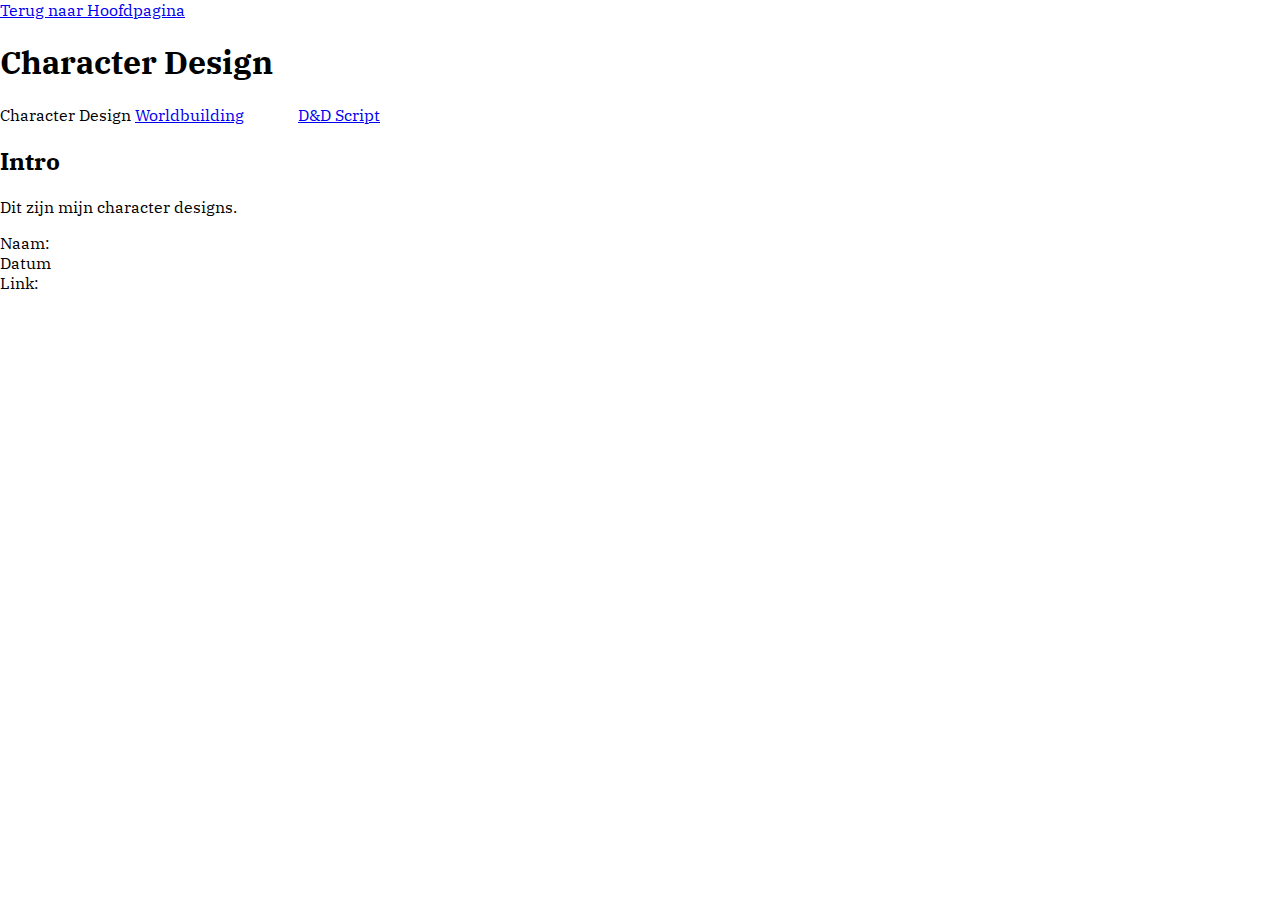
<file: portfolio_website/character.html>
<!DOCTYPE html>
<html lang="en">
<head>
    <meta charset="UTF-8">
    <meta name="viewport" content="width=device-width, initial-scale=1.0">
    <title>Daniel Portfolio - Character Design</title>
    <link href="./styles/index.css" rel="stylesheet">
    <link rel="preconnect" href="https://fonts.googleapis.com">
    <link rel="preconnect" href="https://fonts.gstatic.com" crossorigin>
    <link href="https://fonts.googleapis.com/css2?family=IBM+Plex+Serif:ital,wght@0,200;0,400;0,600;1,200&display=swap" rel="stylesheet">
</head>
<body>
    <header>
        <a href="index.html">Terug naar Hoofdpagina</a>
        <h1>Character Design</h1>
        <p>
            Character Design
            <a href="world.html">Worldbuilding</a>
            <a href="dnd.html">D&D Script</a>
        </p>
    </header>
    <main>
        <p>
            <h2>Intro</h2>
            Dit zijn mijn character designs.
        </p>
    </main>
    <footer>
        <p>
            <p>Naam:</p>
            <p>Datum</p>
            <p>Link:</p>
        </p>
    </footer>
</body>
</html>
</file>
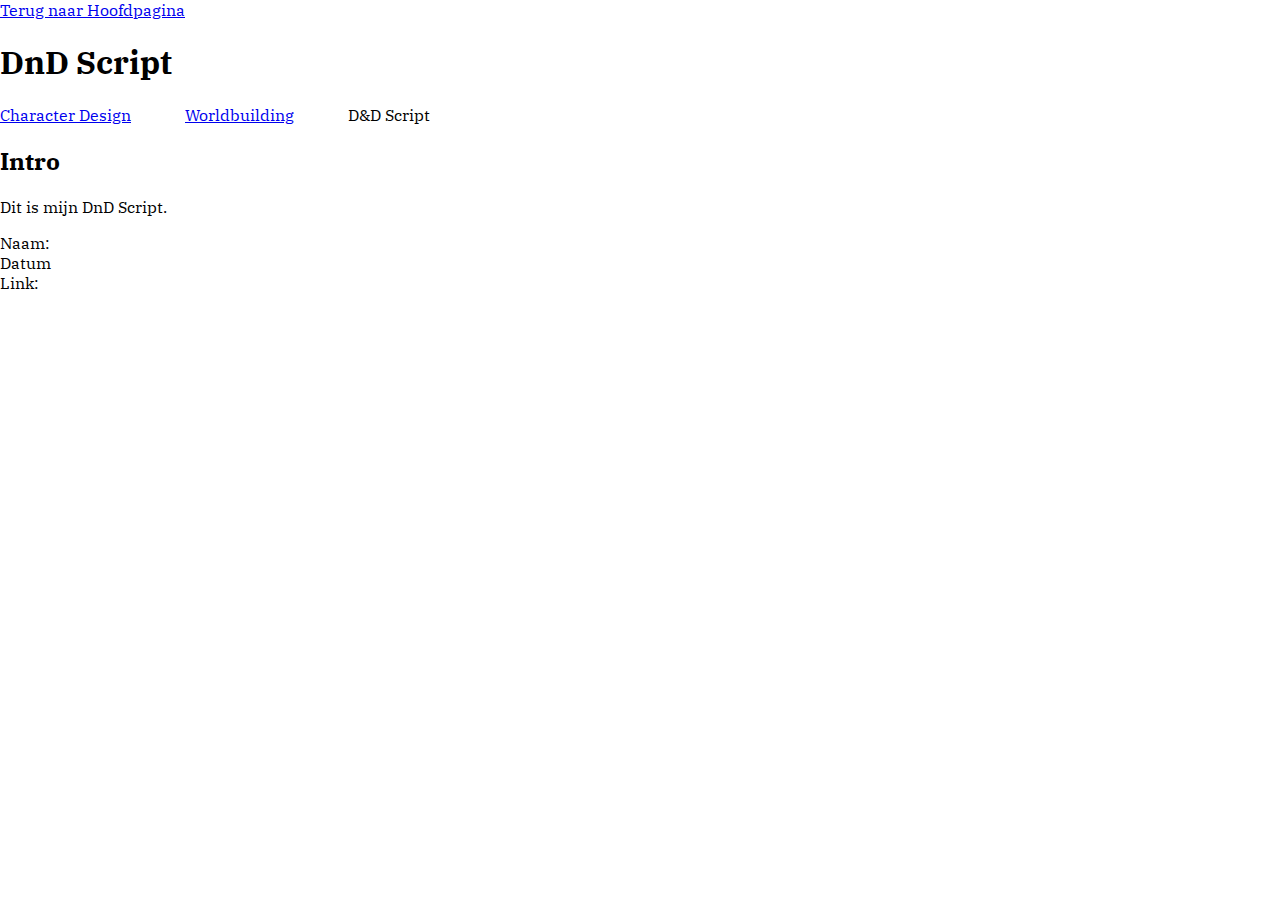
<file: portfolio_website/dnd.html>
<!DOCTYPE html>
<html lang="en">
<head>
    <meta charset="UTF-8">
    <meta name="viewport" content="width=device-width, initial-scale=1.0">
    <title>Daniel Portfolio - DnD Script</title>
    <link href="./styles/index.css" rel="stylesheet">
    <link rel="preconnect" href="https://fonts.googleapis.com">
    <link rel="preconnect" href="https://fonts.gstatic.com" crossorigin>
    <link href="https://fonts.googleapis.com/css2?family=IBM+Plex+Serif:ital,wght@0,200;0,400;0,600;1,200&display=swap" rel="stylesheet">
</head>
<body>
    <header>
        <a href="index.html">Terug naar Hoofdpagina</a>
        <h1>DnD Script</h1>
        <p>
            <a href="character.html">Character Design</a>
            <a href="world.html">Worldbuilding</a>
            D&D Script
        </p>
    </header>
    <main>
        <p>
            <h2>Intro</h2>
            Dit is mijn DnD Script.
        </p>
    </main>
    <footer>
        <p>
            <p>Naam:</p>
            <p>Datum</p>
            <p>Link:</p>
        </p>
    </footer>
</body>
</html>
</file>
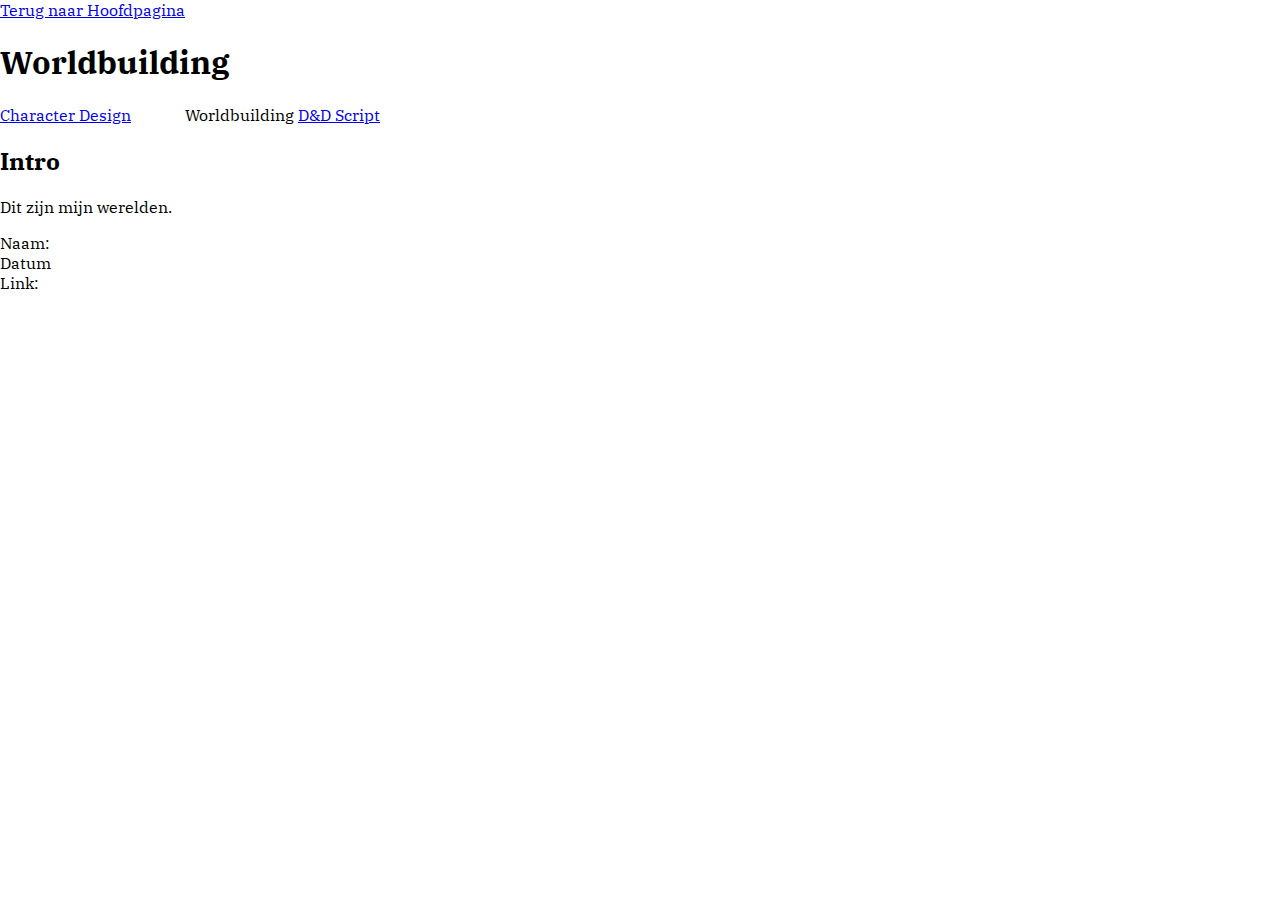
<file: portfolio_website/world.html>
<!DOCTYPE html>
<html lang="en">
<head>
    <meta charset="UTF-8">
    <meta name="viewport" content="width=device-width, initial-scale=1.0">
    <title>Daniel Portfolio - Worldbuilding</title>
    <link href="./styles/index.css" rel="stylesheet">
    <link rel="preconnect" href="https://fonts.googleapis.com">
    <link rel="preconnect" href="https://fonts.gstatic.com" crossorigin>
    <link href="https://fonts.googleapis.com/css2?family=IBM+Plex+Serif:ital,wght@0,200;0,400;0,600;1,200&display=swap" rel="stylesheet">
</head>
<body>
    <header>
        <a href="index.html">Terug naar Hoofdpagina</a>
        <h1>Worldbuilding</h1>
        <p>
            <a href="character.html">Character Design</a>
            Worldbuilding
            <a href="dnd.html">D&D Script</a>
        </p>
    </header>
    <main>
        <p>
            <h2>Intro</h2>
            Dit zijn mijn werelden.
        </p>
    </main>
    <footer>
        <p>
            <p>Naam:</p>
            <p>Datum</p>
            <p>Link:</p>
        </p>
    </footer>
</body>
</html>
</file>
<file: styles/index.css>
footer p{
    padding:0;
    margin: 0;
}
body{
    font-family: 'IBM Plex Serif', serif;
    padding: 0%;
    margin: 0%;

}

a {
    padding-right: 50px;
}

a img{
    border-radius: 50%;
    width: 20%;
    height: 20%;
    border: 8px solid #f0be5d;
    
}

.patroon {
    width: 100%; 
    height: 230px;
    background-image: url('../img/bbpattern.gif');
    background-size: 60%;
    padding: 10px;
    margin: 0;
    padding-left: 10px;
    text-align: center;
    
}

.hoofdtekst {
    padding-left: 10px;
}

.naam {
    background-color: #fff;
    display: inline-block;
    padding: 30px;
    border-radius: 10px;
}

.centreren {
    text-align: center;
}

.introtekst {
    text-align: center;
    width: 50%;
    margin: auto;
    padding: 10px;
}
.footertekst {
    text-align: center;
    width: 100%;
    display: block;
    bottom:0;
}

ul {
    list-style-type: none;
}

/* p {
    border: 1px solid #000;
    display: flex;
    gap: 1em;
    flex-wrap: wrap;
    box-sizing: border-box;
}
</file>
<file: portfolio_website/styles/index.css>
footer p{
    padding:0;
    margin: 0;
}
body{
    font-family: 'IBM Plex Serif', serif;
    padding: 0%;
    margin: 0%;

}

a {
    padding-right: 50px;
}

a img{
    border-radius: 50%;
    width: 20%;
    height: 20%;
    border: 8px solid #f0be5d;
    
}

.patroon {
    width: 100%; 
    height: 230px;
    background-image: url('../img/bbpattern.gif');
    background-size: 60%;
    padding: 10px;
    margin: 0;
    padding-left: 10px;
    text-align: center;
    
}

.hoofdtekst {
    padding-left: 10px;
}

.naam {
    background-color: #fff;
    display: inline-block;
    padding: 30px;
    border-radius: 10px;
}

.centreren {
    text-align: center;
}

.introtekst {
    text-align: center;
    width: 50%;
    margin: auto;
    padding: 10px;
}
.footertekst {
    text-align: center;
    width: 100%;
    display: block;
    bottom:0;
}

ul {
    list-style-type: none;
}

/* p {
    border: 1px solid #000;
    display: flex;
    gap: 1em;
    flex-wrap: wrap;
    box-sizing: border-box;
}
</file>
